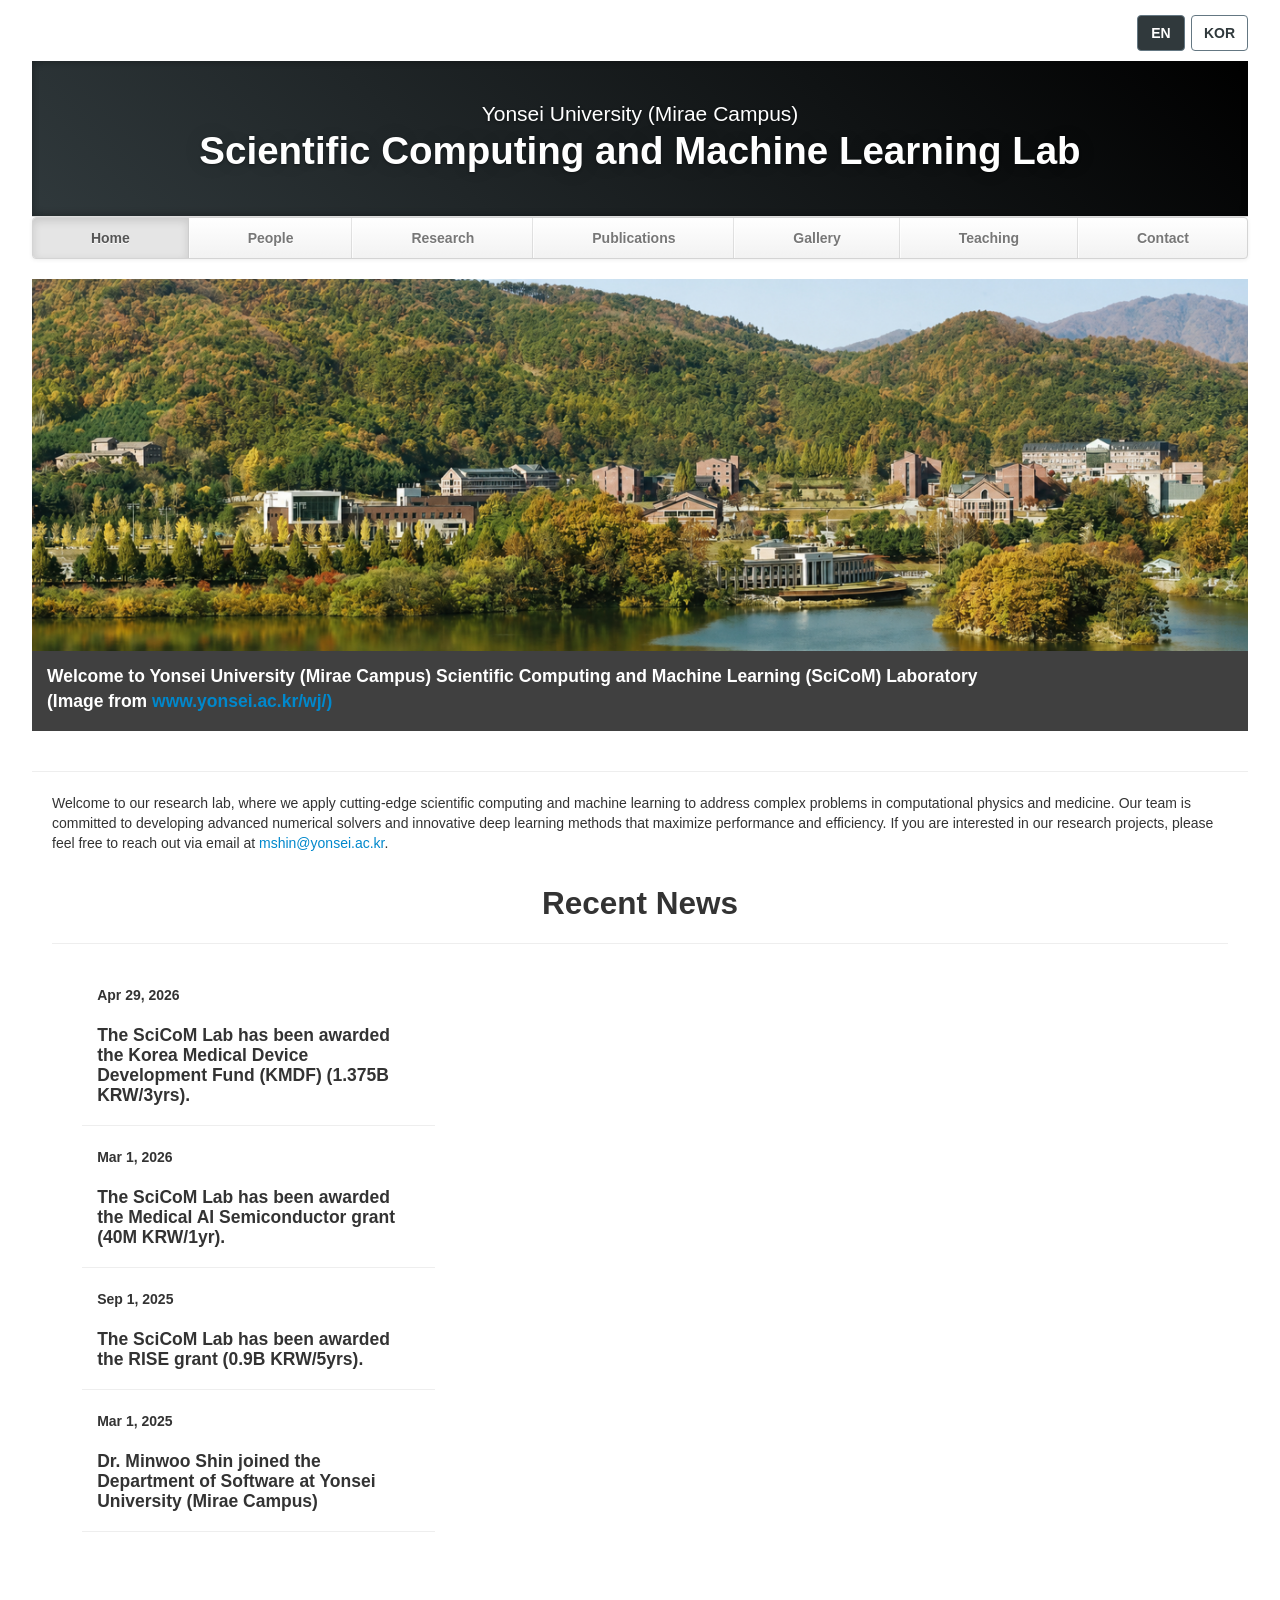
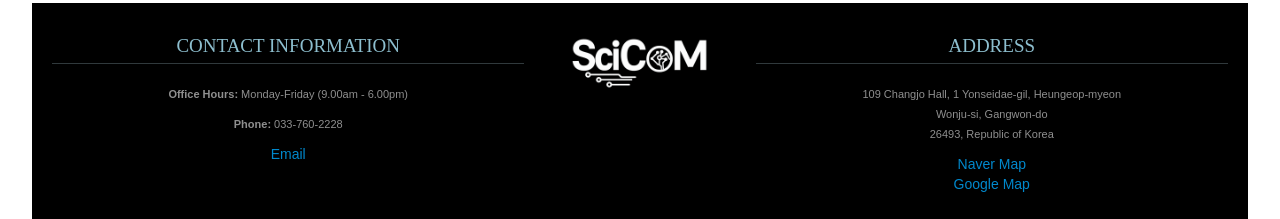
<file: index.html>
<!DOCTYPE html>
<html lang="en">
   <head>
      <meta charset="utf-8">
      <title>Scientific Computing and Machine Learning Lab - Home</title>
      <meta name="viewport" content="width=device-width, initial-scale=1.0">
      <meta name="description" content="Research Lab, Home, Velit Aliquet Sagittis University">
      <meta name="author" content="">
      <!-- Le styles -->
      <link href="css/bootstrap.min.css" rel="stylesheet">
      <link href="css/bootstrap-responsive.min.css" rel="stylesheet">
      <link href="css/theme.css" rel="stylesheet">
   </head>
   <body>
      <div class="container">
         <div class="language-switcher" role="group" aria-label="Language selection">
            <button type="button" data-language="en" lang="en" aria-label="English" aria-pressed="true">EN</button>
            <button type="button" data-language="ko" lang="ko" aria-label="한국어" aria-pressed="false">KOR</button>
         </div>
         <header class="jumbotron subhead" id="overview">
            <p class="lead"> Yonsei University (Mirae Campus)</p>
            <h1>Scientific Computing and Machine Learning Lab</h1>
         </header>
         <div class="masthead">
            <div class="navbar">
               <div class="navbar-inner">
                  <div class="container">
                     <ul class="nav">
                        <li class="active"><a href="#">Home</a></li>
                        <li><a href="people.html">People</a></li>
                        <li><a href="research.html">Research</a></li>
                        <li><a href="publications.html">Publications</a></li>
                        <li><a href="gallery.html">Gallery</a></li>
                        <!--<li><a href="news.html">News</a></li>-->
                        <li><a href="teaching.html">Teaching</a></li>
                        <li><a href="contact.html">Contact</a></li>
                     </ul>
                  </div>
               </div>
            </div>
         </div>
         <div class="row-fluid">
            <div class="span12">
               <div id="main-carousel" class="carousel slide">
                  <div class="carousel-inner">
                     <div class="item active">
                        <img src="images/campus_laker_sr.jpg" class="carousel-image" alt="">
                        <div class="carousel-caption">
                           <!--<h4>Welcome to Yonsei Univ. (Mirae Campus) Scientific Computing and Machine Learning Lab. (Image from <a href="https://www.yonsei.ac.kr/wj/">www.yonsei.ac.kr/wj/)</a></h4>-->
                           <h4>Welcome to Yonsei University (Mirae Campus) Scientific Computing and Machine Learning (SciCoM) Laboratory</h4>
                           <h4>(Image from <a href="https://www.yonsei.ac.kr/wj/ " > www.yonsei.ac.kr/wj/)</a></h4>
                           <p></p>
                        </div>
                     </div>
                     <!--<div class="item">
                        <img src="images/campus_lake.jpg" class="carousel-image" alt="">
                        <div class="carousel-caption">
                           <h4>Welcome to Yonsei University (Mirae Campus) Scientific Computing Laboratory</h4>
                           <p></p>
                        </div>
                     </div>
                     <div class="item">
                        <img src="images/classroom.webp" class="carousel-image" alt="">
                        <div class="carousel-caption">
                           <h4>Main Building Photo</h4>
                           <p></p>
                        </div>
                     </div>-->
                  </div>
                  <!-- <a class="left carousel-control" href="#main-carousel" data-slide="prev">‹</a>
                  <a class="right carousel-control" href="#main-carousel" data-slide="next">›</a> -->
               </div>
            </div>
         </div>
         <hr>
         <div class="container-fluid">
            <div class="row-fluid marketing">
               <div class="span12">
                  <p>
                     Welcome to our research lab, where we apply cutting-edge scientific computing and machine learning to address
                     complex problems in computational physics and medicine. Our team is committed to developing advanced numerical solvers
                     and innovative deep learning methods that maximize performance and efficiency. If you are interested in our research projects, 
                     please feel free to reach out via email at <a href="mailto:mshin@yonsei.ac.kr">mshin@yonsei.ac.kr</a>.
                  </p>
                  <br/>
               </div>
               <div class="row-fluid">
                  <hr>
                  <h2 class="centered">Recent News</h2>
                  <hr>
               </div>
               <div class="span4 feature-item">
                  <h5> <span class="date"> Apr 29, 2026 </span> </h5>
                  <h4 class="feature-heading">
                     <!--<a href="https://unsplash.com/photos/CPmrdbbpnXg">-->
                     The SciCoM Lab has been awarded the Korea Medical Device Development Fund (KMDF) (1.375B KRW/3yrs).
                     </a>
                     <br/>
                  </h4>
                  <hr>                  
                  <h5> <span class="date"> Mar 1, 2026 </span> </h5>
                  <h4 class="feature-heading">
                     <!--<a href="https://unsplash.com/photos/CPmrdbbpnXg">-->
                     The SciCoM Lab has been awarded the Medical AI Semiconductor grant (40M KRW/1yr).
                     </a>
                     <br/>
                  </h4>
                  <hr>
                  <h5> <span class="date"> Sep 1, 2025 </span> </h5>
                  <h4 class="feature-heading">
                     <!--<a href="https://unsplash.com/photos/CPmrdbbpnXg">-->
                     The SciCoM Lab has been awarded the RISE grant (0.9B KRW/5yrs).
                     </a>
                     <br/>
                  </h4>
                  <hr>
                  <h5> <span class="date"> Mar 1, 2025 </span> </h5>
                  <h4 class="feature-heading">
                     <!--<a href="https://unsplash.com/photos/CPmrdbbpnXg">-->
                     Dr. Minwoo Shin joined the Department of Software at Yonsei University (Mirae Campus)
                     </a>
                     <br/>
                  </h4>
                  <hr>
                  <!--
                  <div class="centered">
                     <a href="https://unsplash.com/photos/CPmrdbbpnXg">
                     <img src="thumbs/jerry-zhang-1281608-unsplash.jpg" alt=""></a>
                  </div>
                  <hr>
                  <p>
                     Lorem ipsum dolor sit amet, consectetur adipiscing elit, sed do eiusmod tempor incididunt ut labore et 
                     dolore magna aliqua. 
                     Find the proceedings <a href="https://unsplash.com/photos/CPmrdbbpnXg">here</a>.
                  </p>
                  <br/>
                  <br/>
                  -->
               </div>
               <!--
               <div class="span4 feature-item">
                  <h5> <span class="date">April 20, 2019</span> </h5>
                  <h4 class="feature-heading">
                     <a href="https://unsplash.com/photos/rTZW4f02zY8">
                     Tincidunt tortor aliquam nulla facilisi. Nunc scelerisque viverra mauris in
                     </a>
                  </h4>
                  <hr>
                  <div class="centered">
                     <a href="https://unsplash.com/photos/rTZW4f02zY8">
                     <img src="thumbs/nasa-89125-unsplash.jpg" alt="">
                     </a>
                  </div>
                  <hr>
                  <p>
                     Read the paper 
                     <a href="https://unsplash.com/photos/rTZW4f02zY8">here</a>.
                     Consequat semper viverra nam libero justo laoreet. Commodo odio aenean sed adipiscing diam donec. 
                  </p>
                  <br/>
               </div>
               <div class="row-fluid">
                  <div class="span4 feature-item">
                     <h5> <span class="date">October 2, 2018</span> </h5>
                     <h4 class="feature-heading">
                        <a href="http://mechanical.illinois.edu/news/miljkovic-pleased-join-%E2%80%98powerhouse%E2%80%99-illinois">
                        Pretium lectus quam id leo in vitae turpis massa
                        <br/>
                        <br/>
                        </a>
                     </h4>
                     <hr>
                     <div class="centered">
                        <a href="https://unsplash.com/photos/WNk-f-TnZDw">
                        <img src="thumbs/rodolfo-cuadros-762364-unsplash.jpg" alt=""></a>
                     </div>
                     <hr>
                     <p> 
                        Tristique senectus et netus et malesuada. Sed viverra tellus in hac habitasse platea dictumst vestibulum rhoncus. 
                        Read it <a href="https://unsplash.com/photos/WNk-f-TnZDw">here</a>.
                     </p>
                     <br/>					
                  </div>
               </div>
               <hr>
            </div>
            <div class="row-fluid">
               <div class="span4 feature-item">
                  <h4 class="feature-heading"><a href="https://unsplash.com/photos/QvbLjB9pHLM">Lorem ipsum dolor sit amet, consectetur adipiscing elit. Ut sit amet ultrices velit habitasse platea</a></h4>
                  <hr>
                  <div class="centered">
                     <a href="https://unsplash.com/photos/QvbLjB9pHLM"><img src="thumbs/ivanov-crop.JPG" alt=""></a>
                  </div>
                  <hr>
                  <p>Aecenas consectetur vestibulum orci ut vulputate. Aenean cursus finibus pulvinar <a href="https://unsplash.com/photos/QvbLjB9pHLM">here</a>. </p>
                  <br/>
               </div>
               <div class="span4 feature-item">
                  <h4 class="feature-heading"><a href="https://unsplash.com/photos/lQGJCMY5qcM">Maecenas placerat ullamcorper eros a vehicula. Duis mollis tortor ut elit elementum</a></h4>
                  <hr>
                  <div class="centered">
                     <a href="https://unsplash.com/photos/lQGJCMY5qcM"><img src="thumbs/beaker-crop.JPG" alt=""></a>
                  </div>
                  <hr>
                  <p>Read the paper <a href="https://unsplash.com/photos/lQGJCMY5qcM">here</a> </p>
               </div>
               <div class="span4 feature-item">
                  <h4 class="feature-heading"><a href="https://unsplash.com/photos/QCbZ4ASLhM8">Fusce tempor placerat felis, et placerat sapien lacinia sit amet<br/><br/><br/></a></h4>
                  <hr>
                  <div class="centered">
                     <a href="https://unsplash.com/photos/QCbZ4ASLhM8"><img src="thumbs/sato-chart.JPG" alt=""></a>
                  </div>
                  <hr>
                  <p> Aenean posuere, nulla ut placerat fringilla, dolor dolor pellentesque metus. Read the paper <a href="https://unsplash.com/photos/QCbZ4ASLhM8">here</a>.</p>
                  <br/>
                  <br/>
                  <br/>
               </div>
            </div>
            -->
         </div>
      </div>
      <footer id="footer">
         <div class="container-fluid">
            <div class="row-fluid">
               <div class="span5">
                  <h3>Contact Information</h3>
                  <p><b>Office Hours: </b>Monday-Friday (9.00am - 6.00pm)</p>
                  <p><b>Phone: </b>033-760-2228</p>
                  <a href="mailto:mshin@yonsei.ac.kr">Email</a>
               </div>
               <div class="span2">
                  <img src = "thumbs/scicom_logo3.png" width="200" height="auto" alt="research-lab-logo"/></a>
               </div>
               <div class="span5">
                  <h3>Address</h3>
                  <p>109 Changjo Hall, 1 Yonseidae-gil, Heungeop-myeon<br>
                     Wonju-si, Gangwon-do<br>
                     26493, Republic of Korea
                  </p>
                  <a href="https://map.naver.com/p/search/%EB%AF%B8%EB%9E%98%EC%BA%A0%ED%8D%BC%EC%8A%A4%20%EC%B0%BD%EC%A1%B0%EA%B4%80?c=15.00,0,0,0,dh" target="_blank" rel="noopener noreferrer">Naver Map</a><br>
                  <a href="https://www.google.com/maps/search/%EB%AF%B8%EB%9E%98%EC%BA%A0%ED%8D%BC%EC%8A%A4+%EC%B0%BD%EC%A1%B0%EA%B4%80/data=!3m1!1e3?entry=ttu&g_ep=EgoyMDI0MTAxNi4wIKXMDSoASAFQAw%3D%3D" target="_blank" rel="noopener noreferrer">Google Map</a>                  
               </div>
            </div>
         </div>
      </footer>

      <!-- Javascript files -->
      <script src="js/jquery-1.9.1.min.js"></script>
      <script src="js/bootstrap.min.js"></script>
      <script> $('#main-carousel').carousel(); </script>
      <script src="js/translations.js"></script>
      <script src="js/language.js"></script>
   </body>
</html>
</file>
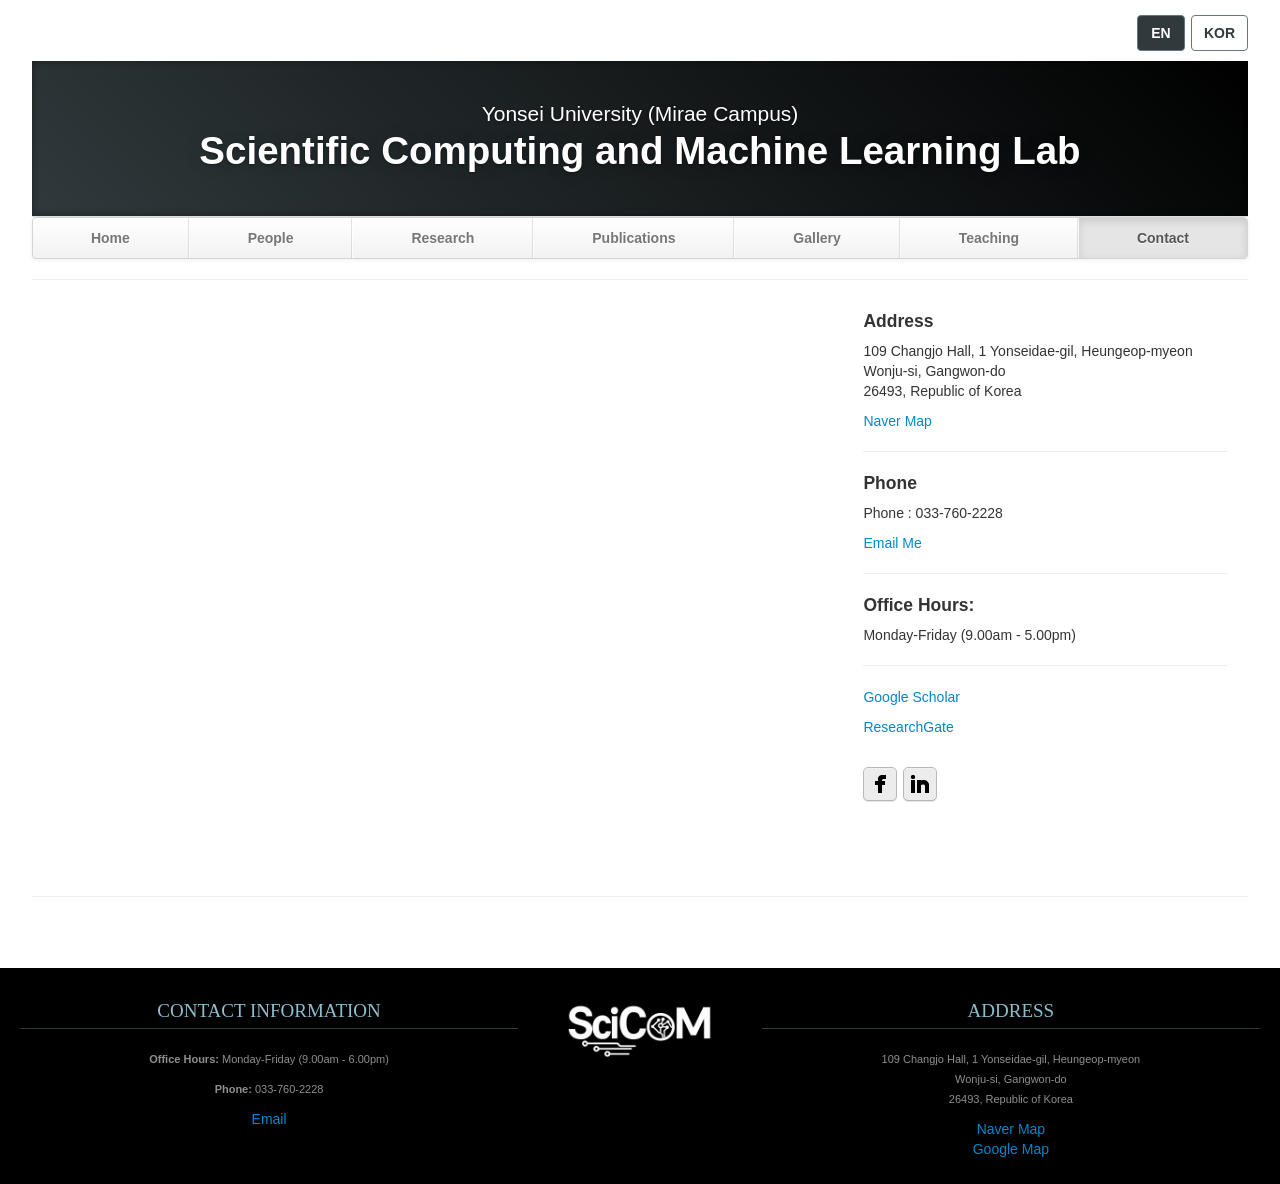
<file: contact.html>
<!DOCTYPE html>
<html lang="en">
   <head>
      <meta charset="utf-8">
      <title>Contact</title>
      <meta name="viewport" content="width=device-width, initial-scale=1.0">
      <meta name="description" content="Research Lab, Home, Velit Aliquet Sagittis University">
      <meta name="author" content="">
      <!-- Le styles -->
      <link href="css/bootstrap.min.css" rel="stylesheet">
      <link href="css/bootstrap-responsive.min.css" rel="stylesheet">
      <link href="css/theme.css" rel="stylesheet">
      <link href="css/social-buttons.css" rel="stylesheet">
   </head>
   <body>
      <div class="container">
         <div class="language-switcher" role="group" aria-label="Language selection">
            <button type="button" data-language="en" lang="en" aria-label="English" aria-pressed="true">EN</button>
            <button type="button" data-language="ko" lang="ko" aria-label="한국어" aria-pressed="false">KOR</button>
         </div>
         <header class="jumbotron subhead" id="overview">
            <p class="lead"> Yonsei University (Mirae Campus)</p>
            <h1>Scientific Computing and Machine Learning Lab</h1>
         </header>
         <div class="masthead">
            <div class="navbar">
               <div class="navbar-inner">
                  <div class="container">
                     <ul class="nav">
                        <li><a href="index.html">Home</a></li>
                        <li><a href="people.html">People</a></li>
                        <li><a href="research.html">Research</a></li>
                        <li><a href="publications.html">Publications</a></li>
                        <li><a href="gallery.html">Gallery</a></li>
                        <!--<li><a href="news.html">News</a></li>-->
                        <li><a href="teaching.html">Teaching</a></li>
                        <li class="active" ><a href="#">Contact</a></li>
                     </ul>
                  </div>
               </div>
            </div>
         </div>
         <hr>
         <div class="row-fluid">
            <div class="span12 content">
               <div class="row-fluid">
                  <div class="span8">
                     <iframe class="map-frame" src="https://www.google.com/maps/embed?pb=!1m16!1m12!1m3!1d1691.7791374815777!2d127.9004618522582!3d37.28167977282962!2m3!1f0!2f0!3f0!3m2!1i1024!2i768!4f13.1!2m1!1z66-4656Y7Lqg7Y287IqkIOywveyhsOq0gA!5e0!3m2!1sen!2skr!4v1729581971414!5m2!1sen!2skr" width="600" height="450" style="border:0;" allowfullscreen="" loading="lazy" referrerpolicy="no-referrer-when-downgrade"></iframe>
                  </div>
                  <div class="span4">
                     <div class="box_cont">
                        <h4>Address</h4>
                         <p>109 Changjo Hall, 1 Yonseidae-gil, Heungeop-myeon<br>
                            Wonju-si, Gangwon-do<br>
                            26493, Republic of Korea
                        </p>
                        <a href="https://map.naver.com/p/search/%EB%AF%B8%EB%9E%98%EC%BA%A0%ED%8D%BC%EC%8A%A4%20%EC%B0%BD%EC%A1%B0%EA%B4%80?c=15.00,0,0,0,dh">Naver Map</a>
                        <hr>
                        <h4>Phone</h4>
                        <p>Phone : 033-760-2228<br>
                        </p>
                        <a href="mailto:your.email@uni.edu">Email Me</a>
                        <hr>
                        <h4>Office Hours:</h4>
                        <p>Monday-Friday (9.00am - 5.00pm)</p>
                        <hr>
                        <p><a href="https://scholar.google.com/citations?hl=en&user=H_87Q94AAAAJ">Google Scholar</a></p>
                        <p><a href="https://www.researchgate.net/profile/Minwoo_Shin2/research">ResearchGate</a></p>
                        <br/>
                        <p>
                           <a href="https://www.facebook.com" class="sb facebook">Facebook</a>
                           <a href="http://www.linkedin.com" class="sb linkedin">LinkedIn</a>
                        </p>
                     </div>
                  </div>
               </div>
            </div>
         </div>
         <hr>
      </div>
      <footer id="footer">
         <div class="container-fluid">
            <div class="row-fluid">
               <div class="span5">
                  <h3>Contact Information</h3>
                  <p><b>Office Hours: </b>Monday-Friday (9.00am - 6.00pm)</p>
                  <p><b>Phone: </b>033-760-2228</p>
                  <!--<p><b>Cell: </b>999-999-9999</p>-->
                  <a href="mailto:mshin@yonsei.ac.kr">Email</a>
               </div>
               <div class="span2">
                  <img src = "thumbs/scicom_logo3.png" width="200" height="auto" alt="research-lab-logo"/></a>
               </div>
               <div class="span5">
                  <h3>Address</h3>
                  <p>109 Changjo Hall, 1 Yonseidae-gil, Heungeop-myeon<br>
                     Wonju-si, Gangwon-do<br>
                     26493, Republic of Korea
                  </p>
                  <a href="https://map.naver.com/p/search/%EB%AF%B8%EB%9E%98%EC%BA%A0%ED%8D%BC%EC%8A%A4%20%EC%B0%BD%EC%A1%B0%EA%B4%80?c=15.00,0,0,0,dh" target="_blank" rel="noopener noreferrer">Naver Map</a><br>
                  <a href="https://www.google.com/maps/search/%EB%AF%B8%EB%9E%98%EC%BA%A0%ED%8D%BC%EC%8A%A4+%EC%B0%BD%EC%A1%B0%EA%B4%80/data=!3m1!1e3?entry=ttu&g_ep=EgoyMDI0MTAxNi4wIKXMDSoASAFQAw%3D%3D" target="_blank" rel="noopener noreferrer">Google Map</a>                  
               </div>
            </div>
         </div>
      </footer>
      
      <!-- Le javascript
         ================================================== -->
      <!-- Placed at the end of the document so the pages load faster -->
      <script src="js/jquery-1.9.1.min.js"></script>
      <script src="js/bootstrap.min.js"></script>
      <script src="js/translations.js"></script>
      <script src="js/language.js"></script>
   </body>
</html>
</file>
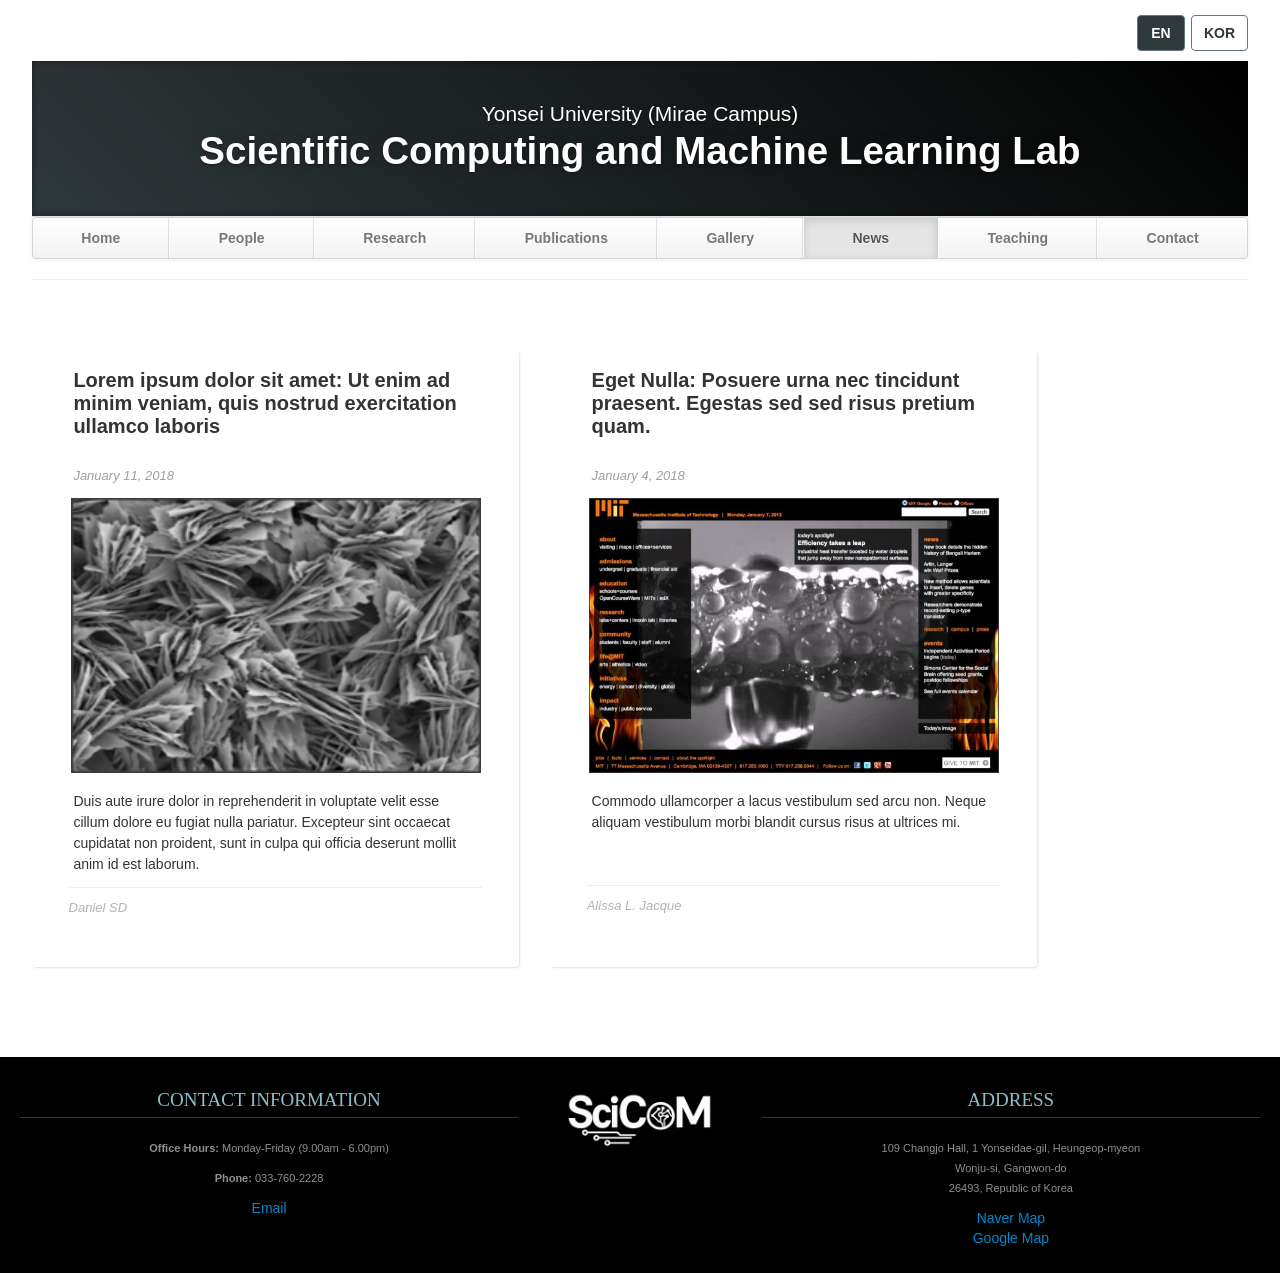
<file: news.html>
<!DOCTYPE html>
<html lang="en">
   <head>
      <meta charset="utf-8">
      <title>News</title>
      <meta name="viewport" content="width=device-width, initial-scale=1.0">
      <meta name="description" content="Research Lab, Home, Velit Aliquet Sagittis University">
      <meta name="author" content="">
      <!-- Le styles -->
      <link href="css/bootstrap.min.css" rel="stylesheet">
      <link href="css/bootstrap-responsive.min.css" rel="stylesheet">
      <link href="css/theme.css" rel="stylesheet">
   </head>
   <body>
      <div class="container">
         <div class="language-switcher" role="group" aria-label="Language selection">
            <button type="button" data-language="en" lang="en" aria-label="English" aria-pressed="true">EN</button>
            <button type="button" data-language="ko" lang="ko" aria-label="한국어" aria-pressed="false">KOR</button>
         </div>
         <header class="jumbotron subhead" id="overview">
            <p class="lead"> Yonsei University (Mirae Campus)</p>
            <h1>Scientific Computing and Machine Learning Lab</h1>
         </header>
         <div class="masthead">
            <div class="navbar">
               <div class="navbar-inner">
                  <div class="container">
                     <ul class="nav">
                        <li><a href="index.html">Home</a></li>
                        <li><a href="people.html">People</a></li>
                        <li><a href="research.html">Research</a></li>
                        <li><a href="publications.html">Publications</a></li>
                        <li><a href="gallery.html">Gallery</a></li>
                        <li class="active"><a href="#">News</a></li>
                        <li><a href="teaching.html">Teaching</a></li>
                        <li><a href="contact.html">Contact</a></li>
                     </ul>
                  </div>
               </div>
            </div>
         </div>
         <hr>
         <div id="media">
            <div class="row-fluid post_row">
               <div class="span6 post">
                  <div class="text">
                     <h5><a href="https://mitei.mit.edu">Lorem ipsum dolor sit amet: Ut enim ad minim veniam, quis nostrud exercitation ullamco laboris</a></h5>
                     <br/>
                     <span class="date">January 11, 2018</span>
                  </div>
                  <div class="img">
                     <a href="https://mitei.mit.edu">
                     <img src="images/envmonitor2.png" alt="Lorem ipsum dolor sit amet: Ut enim ad minim veniam, quis nostrud exercitation ullamco laboris">
                     </a>
                  </div>
                  <div class="text">
                     <p> Duis aute irure dolor in reprehenderit in voluptate velit esse cillum dolore eu fugiat nulla pariatur. Excepteur sint occaecat cupidatat non proident, sunt in culpa qui officia deserunt mollit anim id est laborum. </p>
                  </div>
                  <div class="author_box">
                     <h6>Daniel SD</h6>
                  </div>
               </div>
               <div class="span6 post">
                  <div class="text">
                     <h5><a href="http://web.mit.edu">Eget Nulla: Posuere urna nec tincidunt praesent. Egestas sed sed risus pretium quam.</a></h5>
                     <br/>
                     <span class="date">January 4, 2018</span>                        
                  </div>
                  <div class="img">
                     <a href="http://web.mit.edu">
                     <img src="images/mit-spotlight1.png" alt="Eget Nulla: Posuere urna nec tincidunt praesent. Egestas sed sed risus pretium quam.">
                     </a>
                  </div>
                  <div class="text">
                     <p>Commodo ullamcorper a lacus vestibulum sed arcu non. Neque aliquam vestibulum morbi blandit cursus risus at ultrices mi. </p>
                     <br/>
                     <br/>
                  </div>
                  <div class="author_box">
                     <h6>Alissa L. Jacque</h6>
                  </div>
               </div>
            </div>
         </div>
      </div>
      <footer id="footer">
         <div class="container-fluid">
            <div class="row-fluid">
               <div class="span5">
                  <h3>Contact Information</h3>
                  <p><b>Office Hours: </b>Monday-Friday (9.00am - 6.00pm)</p>
                  <p><b>Phone: </b>033-760-2228</p>
                  <a href="mailto:mshin@yonsei.ac.kr">Email</a>
               </div>
               <div class="span2">
                  <img src = "thumbs/scicom_logo3.png" width="200" height="auto" alt="research-lab-logo"/></a>
               </div>
               <div class="span5">
                  <h3>Address</h3>
                  <p>109 Changjo Hall, 1 Yonseidae-gil, Heungeop-myeon<br>
                     Wonju-si, Gangwon-do<br>
                     26493, Republic of Korea
                  </p>
                  <a href="https://map.naver.com/p/search/%EB%AF%B8%EB%9E%98%EC%BA%A0%ED%8D%BC%EC%8A%A4%20%EC%B0%BD%EC%A1%B0%EA%B4%80?c=15.00,0,0,0,dh" target="_blank" rel="noopener noreferrer">Naver Map</a><br>
                  <a href="https://www.google.com/maps/search/%EB%AF%B8%EB%9E%98%EC%BA%A0%ED%8D%BC%EC%8A%A4+%EC%B0%BD%EC%A1%B0%EA%B4%80/data=!3m1!1e3?entry=ttu&g_ep=EgoyMDI0MTAxNi4wIKXMDSoASAFQAw%3D%3D" target="_blank" rel="noopener noreferrer">Google Map</a>                  
               </div>
            </div>
         </div>
      </footer>

      <!-- Le javascript
         ================================================== -->
      <!-- Placed at the end of the document so the pages load faster -->
      <script src="js/jquery-1.9.1.min.js"></script>
      <script src="js/bootstrap.min.js"></script>
      <script>
         $(document).ready(function() {
             $(document.body).scrollspy({
                 target: "#navparent"
             });
         });
      </script>
      <script src="js/translations.js"></script>
      <script src="js/language.js"></script>
   </body>
</html>
</file>
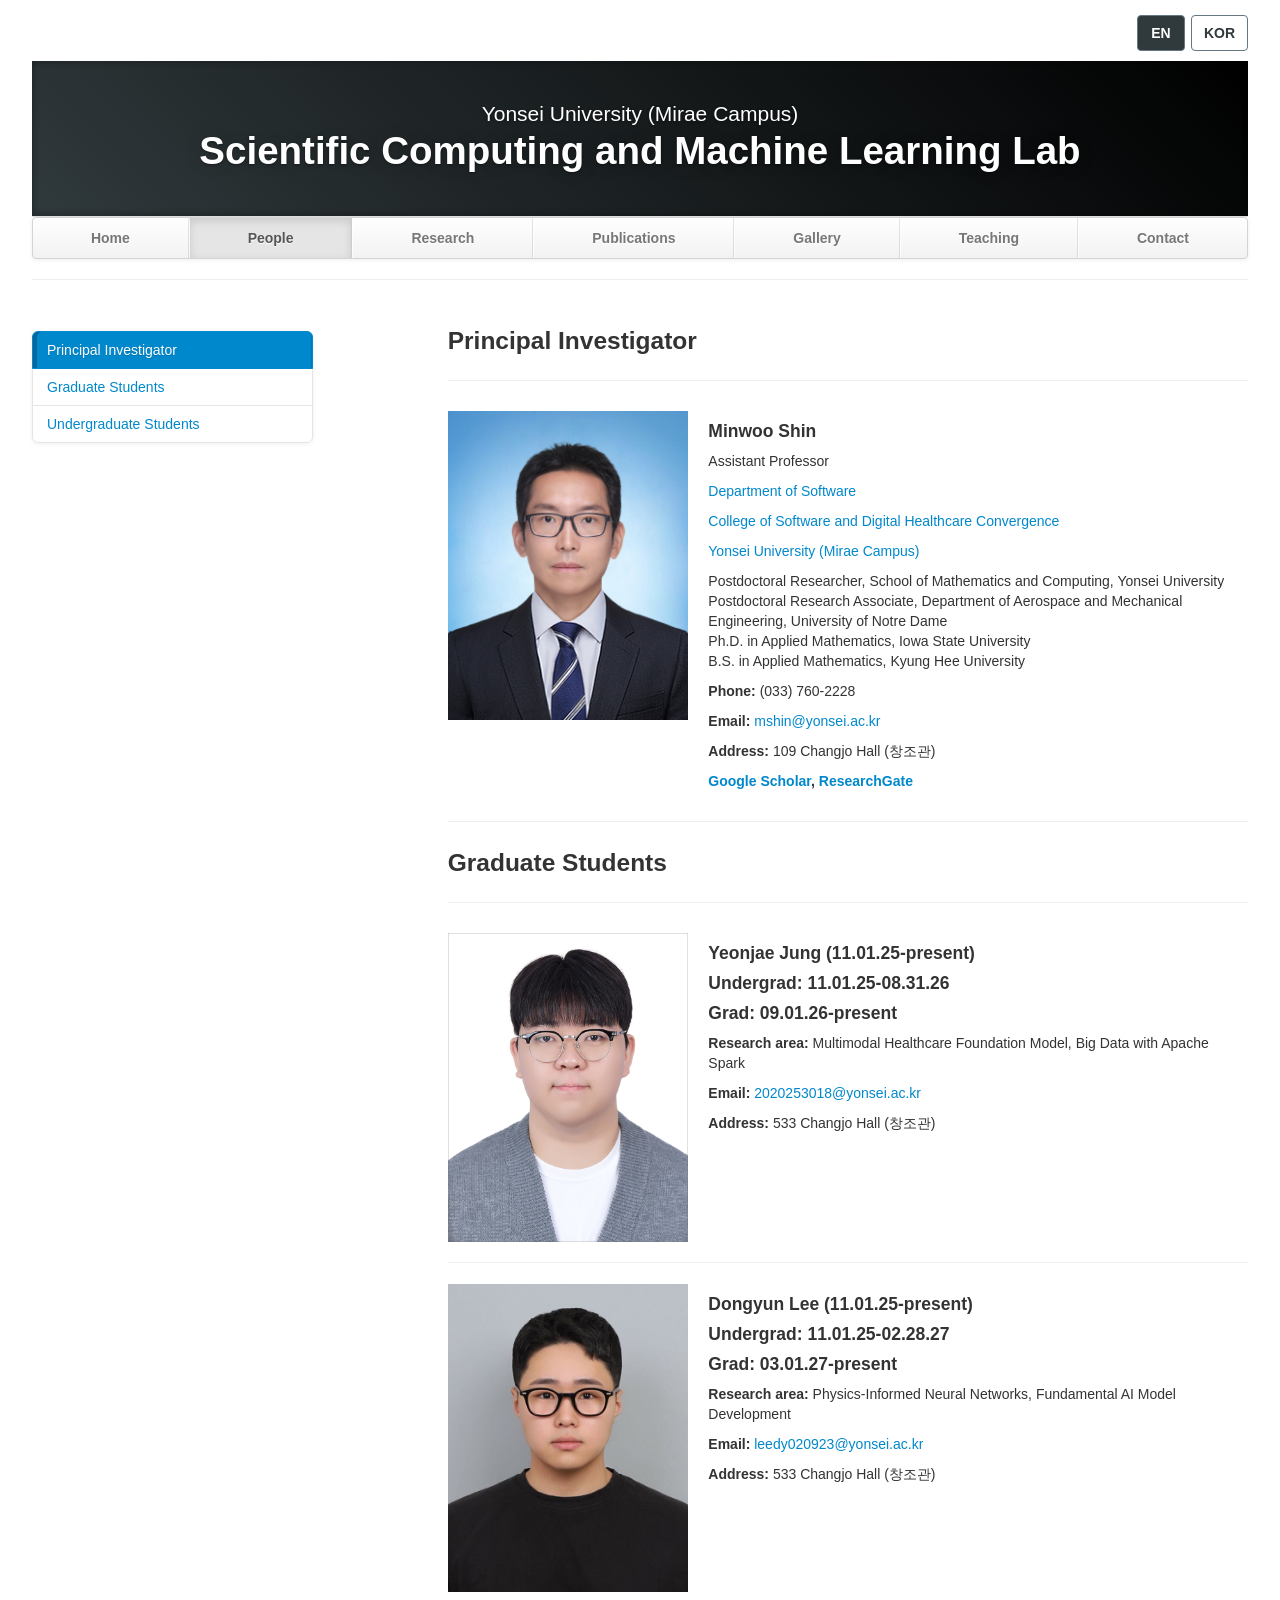
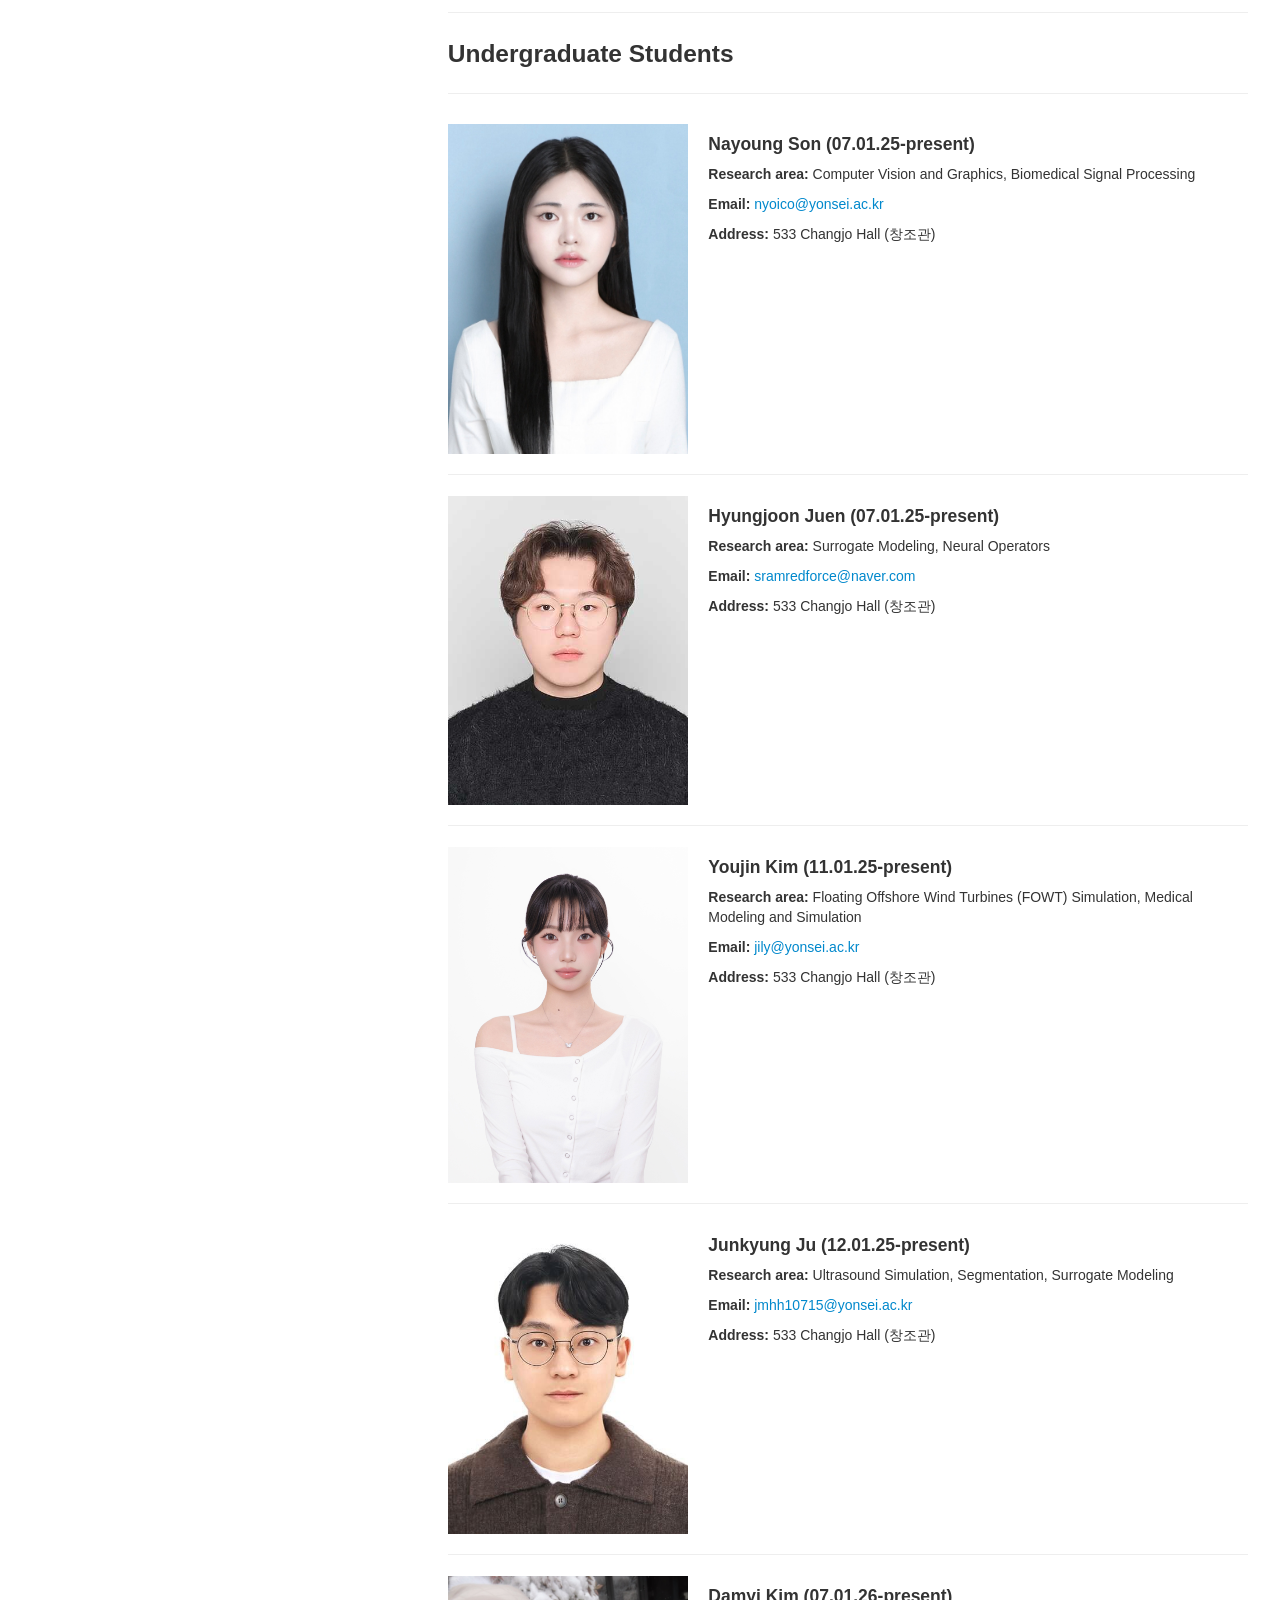
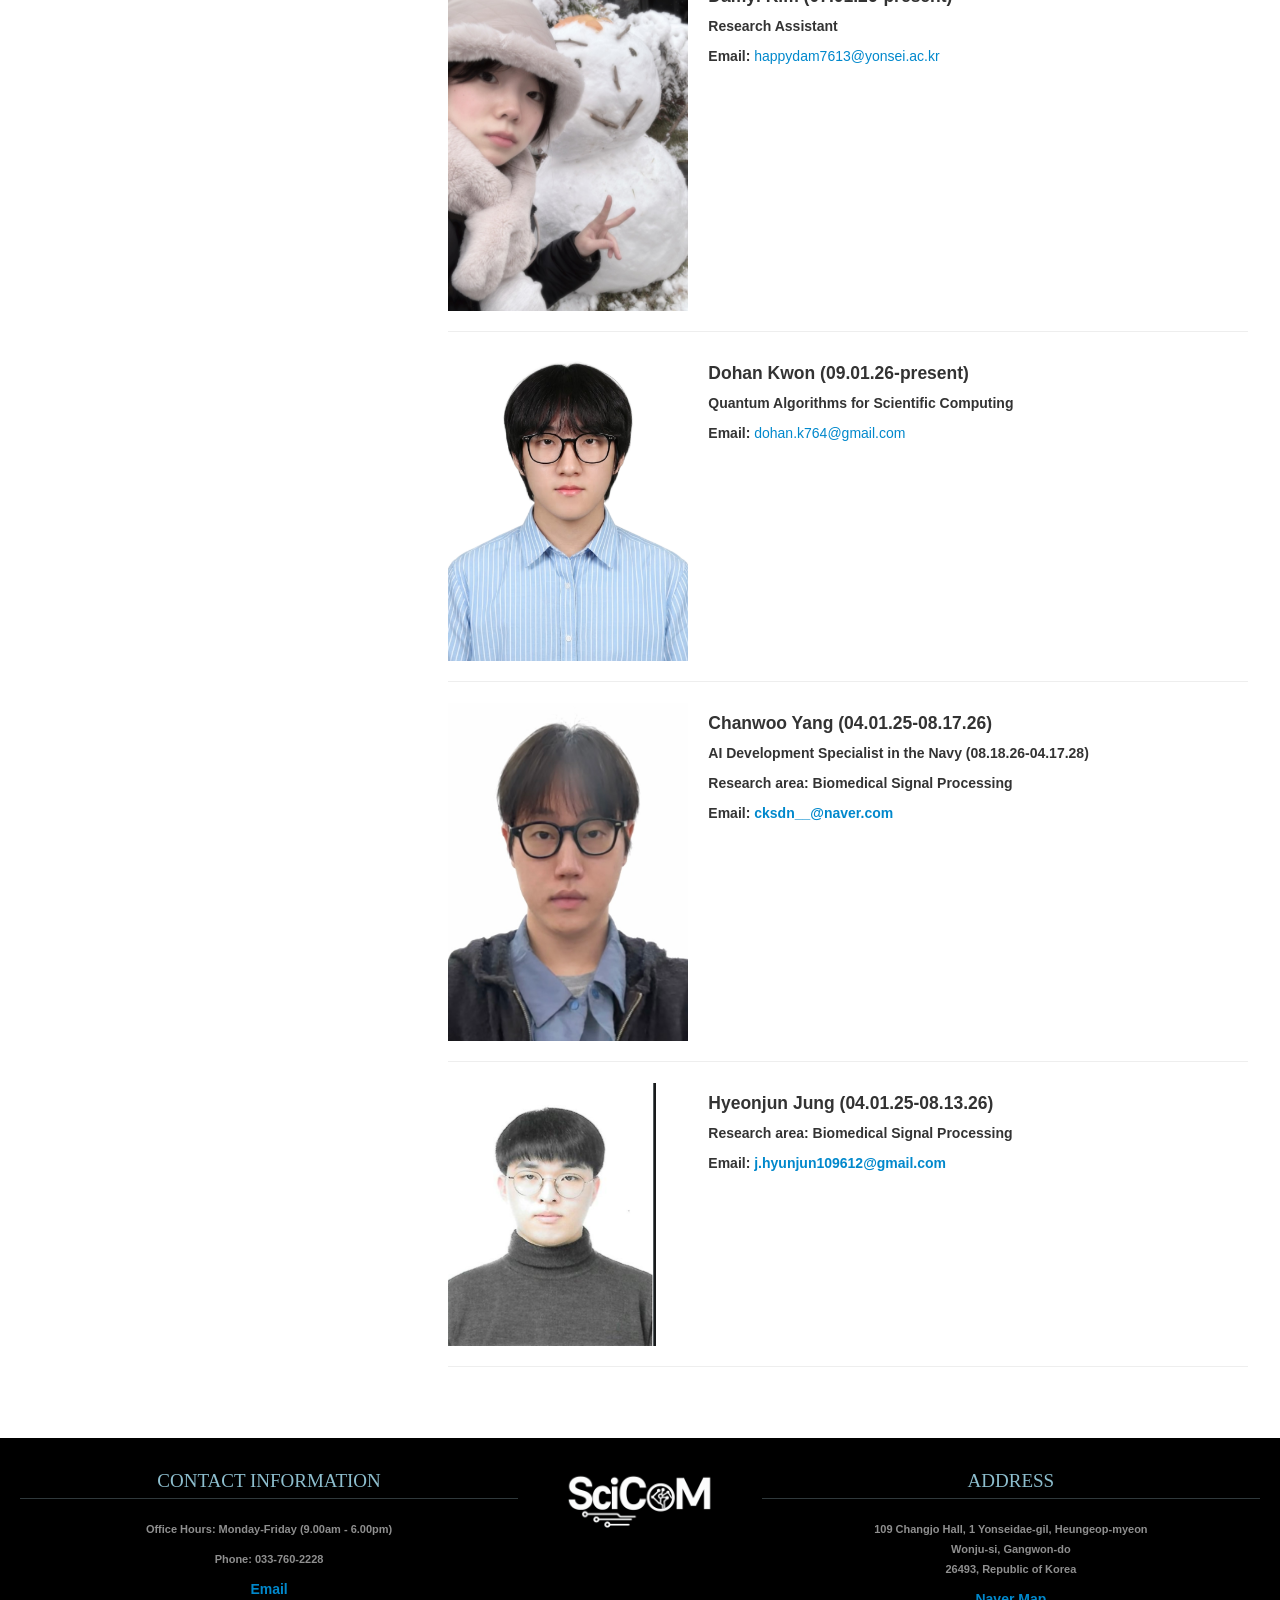
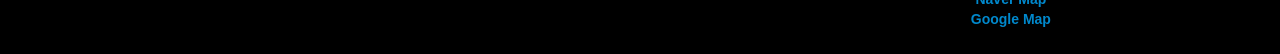
<file: people.html>
<!DOCTYPE html>
<html lang="en">
   <head>
      <meta charset="utf-8">
      <title>People</title>
      <meta name="viewport" content="width=device-width, initial-scale=1.0">
      <meta name="description" content="Research Lab, Home, Velit Aliquet Sagittis University">
      <meta name="author" content="">
      <!-- Le styles -->
      <link href="css/bootstrap.min.css" rel="stylesheet">
      <link href="css/bootstrap-responsive.min.css" rel="stylesheet">
      <link href="css/theme.css" rel="stylesheet">
   </head>
   <body>
      <div class="container">
         <div class="language-switcher" role="group" aria-label="Language selection">
            <button type="button" data-language="en" lang="en" aria-label="English" aria-pressed="true">EN</button>
            <button type="button" data-language="ko" lang="ko" aria-label="한국어" aria-pressed="false">KOR</button>
         </div>
         <header class="jumbotron subhead" id="overview">
            <p class="lead"> Yonsei University (Mirae Campus)</p>
            <h1>Scientific Computing and Machine Learning Lab</h1>
         </header>
         <div class="masthead">
            <div class="navbar">
               <div class="navbar-inner">
                  <div class="container">
                     <ul class="nav">
                        <li><a href="index.html">Home</a></li>
                        <li class="active"><a href="#">People</a></li>
                        <li><a href="research.html">Research</a></li>
                        <li><a href="publications.html">Publications</a></li>
                        <li><a href="gallery.html">Gallery</a></li>
                        <!--<li><a href="news.html">News</a></li>-->
                        <li><a href="teaching.html">Teaching</a></li>
                        <li><a href="contact.html">Contact</a></li>
                     </ul>
                  </div>
               </div>
            </div>
         </div>
         <hr>
         <div class="row-fluid">
            <div class="span3 bs-docs-sidebar" id="navparent">
               <ul class="nav nav-list bs-docs-sidenav">
                  <li><a href="#principalinvestigator"> Principal Investigator </a></li>
                  <li><a href="#graduate">Graduate Students</a></li>
                  <li><a href="#undergraduate">Undergraduate Students</a></li>
               </ul>
            </div>
            <div class="span8 offset1">
               <section id="principalinvestigator">
                  <div class="page-header">
                     <h3>Principal Investigator</h3>
                  </div>
                  <div class="row-fluid">
                     <div class="span4">
                        <!--<a href="https://unsplash.com/photos/aCZ2hiC-iDk" class="thumbnail">-->
                        <img src="thumbs/prof.jpg" alt="Minwoo Shin"/>
                        </a>
                     </div>
                     <div class="span8">
                        <h4>Minwoo Shin</h4>
                        <p>Assistant Professor</p>
                        <p><a href="https://sw.yonsei.ac.kr/">Department of Software</a>
                        <p><a href="https://swdh.yonsei.ac.kr/swdh/index.do">College of Software and Digital Healthcare Convergence</a>
                        <p><a href="https://www.yonsei.ac.kr/wj/">Yonsei University (Mirae Campus)</a>
                        <p>
                        Postdoctoral Researcher, School of Mathematics and Computing, Yonsei University<br/>
                        Postdoctoral Research Associate, Department of Aerospace and Mechanical Engineering, University of Notre Dame<br/>
                        Ph.D. in Applied Mathematics, Iowa State University<br/>
                        B.S. in Applied Mathematics, Kyung Hee University
                        </p>
                        <p><b>Phone: </b>(033) 760-2228 </p>
                        <p><b>Email: </b><a href="mailto:mshin@yonsei.ac.kr">mshin@yonsei.ac.kr</a></p>
                        <p><b>Address: </b>109 Changjo Hall (창조관)</p>
                        <p><b><a href="https://scholar.google.com/citations?hl=en&user=H_87Q94AAAAJ">Google Scholar</a>, 
                           <a href="https://www.researchgate.net/profile/Minwoo_Shin2/research">ResearchGate</a></b></p>
                     </div>
                  </div>
               </section>
               <hr>
               <section id="graduate">
                  <div class="page-header">
                     <h3>Graduate Students</h3>
                  </div>
                   <div class="row-fluid">
                     <div class="span4">
                        <!--<a href="https://unsplash.com/photos/unr5ZqXXvqU" class="thumbnail">-->
                        <img src="thumbs/undergrad5.jpg" alt="Undergrad"/>                         
                        </a>
                     </div>                     
                     <div class="span8">
                        <h4>Yeonjae Jung (11.01.25-present)</h4>
                        <h4>Undergrad: 11.01.25-08.31.26</h4>
                        <h4>Grad:      09.01.26-present</h4>
                        <p><b>Research area: </b>Multimodal Healthcare Foundation Model, Big Data with Apache Spark
                        <p><b>Email: </b><a href="mailto:2020253018@yonsei.ac.kr">2020253018@yonsei.ac.kr</a></p>
                        <p><b>Address: </b>533 Changjo Hall (창조관)</p>
                     </div>   
                  </div>
                  <hr>  
                   <div class="row-fluid">
                     <div class="span4">
                        <!--<a href="https://unsplash.com/photos/unr5ZqXXvqU" class="thumbnail">-->
                        <img src="thumbs/undergrad3.jpg" alt="Undergrad"/>                         
                        </a>
                     </div>                     
                     <div class="span8">
                        <h4>Dongyun Lee (11.01.25-present)</h4>
                        <h4>Undergrad: 11.01.25-02.28.27</h4>
                        <h4>Grad:      03.01.27-present</h4>
                        <p><b>Research area: </b>Physics-Informed Neural Networks, Fundamental AI Model Development
                        <p><b>Email: </b><a href="mailto:leedy020923@yonsei.ac.kr">leedy020923@yonsei.ac.kr</a></p>
                        <p><b>Address: </b>533 Changjo Hall (창조관)</p>
                     </div>   
                  </div>                  
<!--                   <div class="row-fluid">
                     <div class="span3">
                        <a href="https://unsplash.com/photos/LUdelQ2EO2g" class="thumbnail">
                        <img src="thumbs/ronny-sison.jpg" alt="Ronny Simon"/>
                        </a>
                     </div>
                     <div class="span8">
                        <h4><a href="https://unsplash.com/photos/LUdelQ2EO2g">Ronny Simon</a></h4>
                        <p>Ronny received his B.Tech in Electrical Engineering from the Lorem Ipsum Institute of Technology. 
                           His current research focuses on ullamcorper nibh ut orci eleifend varius elementum ut augue. 
                           Proin ornare, arcu et efficitur laoreet, purus ante dictum leo, vel pulvinar velit leo sed nunc. </p>
                        <p><b>Email: </b><a href="mailto:ronny.email@uni.edu">ronny.email@uni.edu</a></p>
                        <p><b>Address: </b>Changjo Hall #000 (창조관)</p>
                     </div>
                  </div>
                  <hr> -->
               </section>
               <hr>
               <section id="undergraduate">
                  <div class="page-header">
                     <h3>Undergraduate Students</h3>
                  </div>
                  <div class="row-fluid">
                     <div class="span4">
                        <!--<a href="https://unsplash.com/photos/unr5ZqXXvqU" class="thumbnail">-->
                        <img src="thumbs/undergrad1.jpg" alt="Undergrad"/>                         
                        </a>
                     </div>
                     <div class="span8">
                        <h4>Nayoung Son (07.01.25-present)</h4>
                        <p><b>Research area: </b>Computer Vision and Graphics, Biomedical Signal Processing
                        <p><b>Email: </b><a href="mailto:nyoico@yonsei.ac.kr">nyoico@yonsei.ac.kr</a></p>
                        <p><b>Address: </b>533 Changjo Hall (창조관)</p>  
                     </div>                  
                  </div>
                  <hr>
                   <div class="row-fluid">
                     <div class="span4">
                        <!--<a href="https://unsplash.com/photos/unr5ZqXXvqU" class="thumbnail">-->
                        <img src="thumbs/undergrad2_.jpg" alt="Undergrad"/>                         
                        </a>
                     </div>                     
                     <div class="span8">
                        <h4>Hyungjoon Juen (07.01.25-present)</h4>
                        <p><b>Research area: </b>Surrogate Modeling, Neural Operators
                        <p><b>Email: </b><a href="mailto:sramredforce@naver.com">sramredforce@naver.com</a></p>
                        <p><b>Address: </b>533 Changjo Hall (창조관)</p>
                     </div>   
                  </div>
                  <hr> 
                   <div class="row-fluid">
                     <div class="span4">
                        <!--<a href="https://unsplash.com/photos/unr5ZqXXvqU" class="thumbnail">-->
                        <img src="thumbs/undergrad4_.jpg" alt="Undergrad"/>                         
                        </a>
                     </div>                     
                     <div class="span8">
                        <h4>Youjin Kim (11.01.25-present)</h4>
                        <p><b>Research area: </b>Floating Offshore Wind Turbines (FOWT) Simulation, Medical Modeling and Simulation
                        <p><b>Email: </b><a href="mailto:jily@yonsei.ac.kr">jily@yonsei.ac.kr</a></p>
                        <p><b>Address: </b>533 Changjo Hall (창조관)</p>
                     </div>   
                  </div>
                  <hr>        
                   <div class="row-fluid">
                     <div class="span4">
                        <!--<a href="https://unsplash.com/photos/unr5ZqXXvqU" class="thumbnail">-->
                        <img src="thumbs/undergrad6.jpg" alt="Undergrad"/>                         
                        </a>
                     </div>                     
                     <div class="span8">
                        <h4>Junkyung Ju (12.01.25-present)</h4>
                        <p><b>Research area: </b>Ultrasound Simulation, Segmentation, Surrogate Modeling
                        <p><b>Email: </b><a href="mailto:jmhh10715@yonsei.ac.kr">jmhh10715@yonsei.ac.kr</a></p>
                        <p><b>Address: </b>533 Changjo Hall (창조관)</p>
                     </div>   
                  </div>
                  <hr>
                   <div class="row-fluid">
                     <div class="span4">
                        <!--<a href="https://unsplash.com/photos/unr5ZqXXvqU" class="thumbnail">-->
                        <img src="thumbs/undergrad9.jpg" alt="Undergrad"/>                         
                        </a>
                     </div>                     
                     <div class="span8">
                        <h4>Damyi Kim (07.01.26-present)</h4>
                        <p><b>Research Assistant </b>
                        <p><b>Email: </b><a href="mailto:happydam7613@yonsei.ac.kr">happydam7613@yonsei.ac.kr</a></p>
                     </div>   
                  </div>                
                  <hr>
                   <div class="row-fluid">
                     <div class="span4">
                        <!--<a href="https://unsplash.com/photos/unr5ZqXXvqU" class="thumbnail">-->
                        <img src="thumbs/undergrad10.png" alt="Undergrad"/>                         
                        </a>
                     </div>                     
                     <div class="span8">
                        <h4>Dohan Kwon (09.01.26-present)</h4>
                        <p><b>Quantum Algorithms for Scientific Computing</b>
                        <p><b>Email: </b><a href="mailto:dohan.k764@gmail.com">dohan.k764@gmail.com</a></p>
                     </div>   
                  </div>                
                  <hr>                  
                   <div class="row-fluid">
                     <div class="span4">
                        <!--<a href="https://unsplash.com/photos/unr5ZqXXvqU" class="thumbnail">-->
                        <img src="thumbs/undergrad8.png" alt="Undergrad"/>                         
                        </a>
                     </div>                     
                     <div class="span8">
                        <h4>Chanwoo Yang (04.01.25-08.17.26)</h4>
                        <p><b>AI Development Specialist in the Navy (08.18.26-04.17.28)</h4>
                        <p><b>Research area: </b>Biomedical Signal Processing
                        <p><b>Email: </b><a href="mailto:cksdn__@naver.com">cksdn__@naver.com</a></p>
                     </div>   
                  </div>
                  <hr>
                   <div class="row-fluid">
                     <div class="span4">
                        <!--<a href="https://unsplash.com/photos/unr5ZqXXvqU" class="thumbnail">-->
                        <img src="thumbs/undergrad7.png" alt="Undergrad"/>                         
                        </a>
                     </div>                     
                     <div class="span8">
                        <h4>Hyeonjun Jung (04.01.25-08.13.26)</h4>
                        <p><b>Research area: </b>Biomedical Signal Processing
                        <p><b>Email: </b><a href="mailto:j.hyunjun109612@gmail.com">j.hyunjun109612@gmail.com</a></p>
                     </div>   
                  </div>
                  <hr>                  
<!--                  <div class="row-fluid">
                     <div class="span3">
                        <a href="https://unsplash.com/photos/dju4--IW7Qw" class="thumbnail">
                        <img src="thumbs/graduate-3.jpg" alt="Tim Johnson"/>                         
                        </a>
                     </div>
                     <div class="span8">
                        <h4>Tim Johnson</h4>
                        <p>Tim is currently a second year undergraduate student in the Engineering Science Department at Yonsei University (Mirae Campus). 
                           He is currently studying sodales elit nec luctus urna augue vitae dolor. </p>
                        <p><b>Email: </b><a href="mailto:jane.email@uni.edu">tim.email@uni.edu</a></p>
                        <p><b>Address: </b>Changjo Hall #000 (창조관)</p>  
                     </div>
                  </div>
                  <hr>
                  <div class="row-fluid">
                     <div class="span3">
                        <a href="https://unsplash.com/photos/lEMHg4RFTW8" class="thumbnail">
                        <img src="thumbs/graduate-4.jpg" alt="Simona Alexander"/>                      
                        </a>
                     </div>
                     <div class="span8">
                        <h4>Simona Alexander</h4>
                        <p>Simona is currently a senior in the Lorem Ipsum Department at Yonsei University (Mirae Campus). She is studying rhoncus eget mauris vitae, 
                           malesuada suscipit neque. Ut congue imperdiet lobortis. </p>
                        <p><b>Email: </b><a href="mailto:jane.email@uni.edu">simona.email@uni.edu</a></p>
                        <p><b>Address: </b>Changjo Hall #000 (창조관)</p> 
                     </div>
                  </div>
                  <hr> -->
               </section>
            </div>
         </div>
      </div>
      <footer id="footer">
         <div class="container-fluid">
            <div class="row-fluid">
               <div class="span5">
                  <h3>Contact Information</h3>
                  <p><b>Office Hours: </b>Monday-Friday (9.00am - 6.00pm)</p>
                  <p><b>Phone: </b>033-760-2228</p>
                  <a href="mailto:mshin@yonsei.ac.kr">Email</a>
               </div>
               <div class="span2">
                  <img src = "thumbs/scicom_logo3.png" width="200" height="auto" alt="research-lab-logo"/></a>
               </div>
               <div class="span5">
                  <h3>Address</h3>
                  <p>109 Changjo Hall, 1 Yonseidae-gil, Heungeop-myeon<br>
                     Wonju-si, Gangwon-do<br>
                     26493, Republic of Korea
                  </p>
                  <a href="https://map.naver.com/p/search/%EB%AF%B8%EB%9E%98%EC%BA%A0%ED%8D%BC%EC%8A%A4%20%EC%B0%BD%EC%A1%B0%EA%B4%80?c=15.00,0,0,0,dh" target="_blank" rel="noopener noreferrer">Naver Map</a><br>
                  <a href="https://www.google.com/maps/search/%EB%AF%B8%EB%9E%98%EC%BA%A0%ED%8D%BC%EC%8A%A4+%EC%B0%BD%EC%A1%B0%EA%B4%80/data=!3m1!1e3?entry=ttu&g_ep=EgoyMDI0MTAxNi4wIKXMDSoASAFQAw%3D%3D" target="_blank" rel="noopener noreferrer">Google Map</a>                  
               </div>
            </div>
         </div>
      </footer>

      <!-- Le javascript
         ================================================== -->
      <!-- Placed at the end of the document so the pages load faster -->
      <script src="js/jquery-1.9.1.min.js"></script>
      <script src="js/bootstrap.min.js"></script>
      <script src="js/sidebar.js"></script>
      <script src="js/translations.js"></script>
      <script src="js/language.js"></script>
   </body>
</html>
</file>
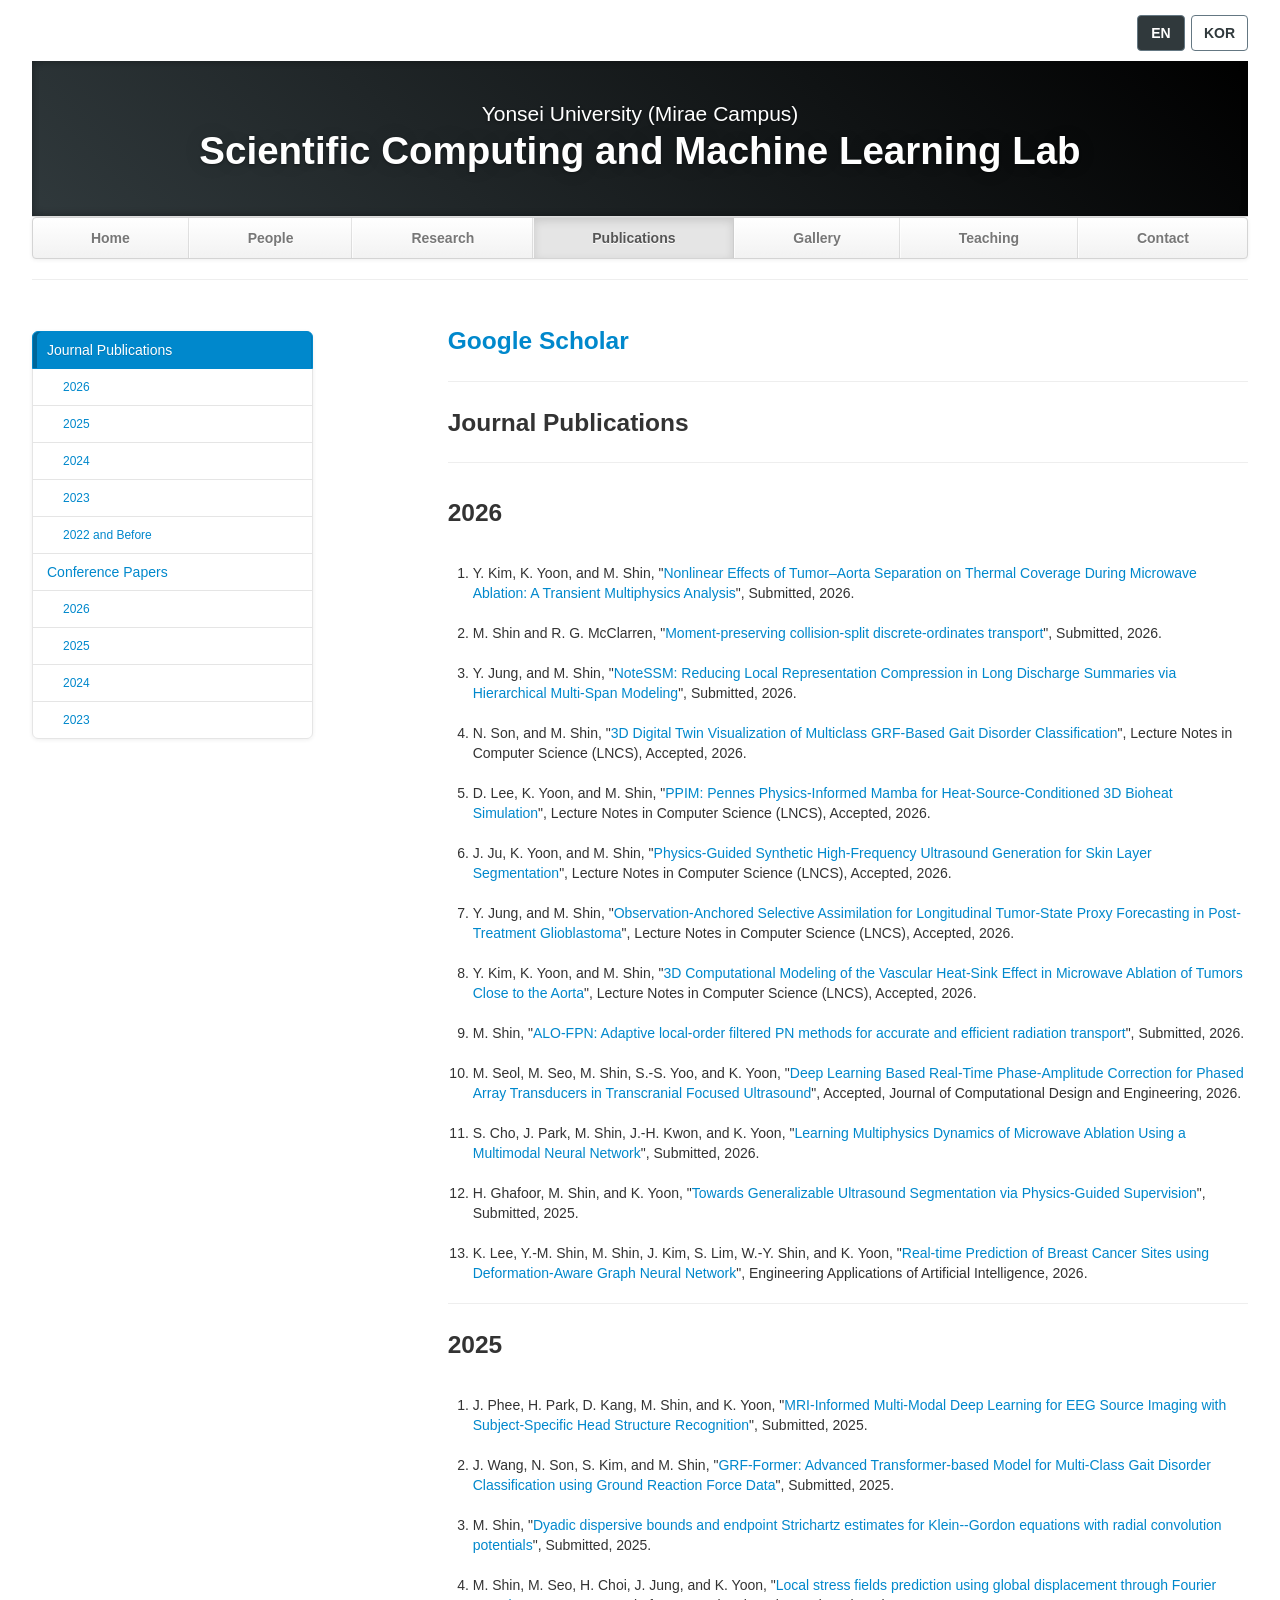
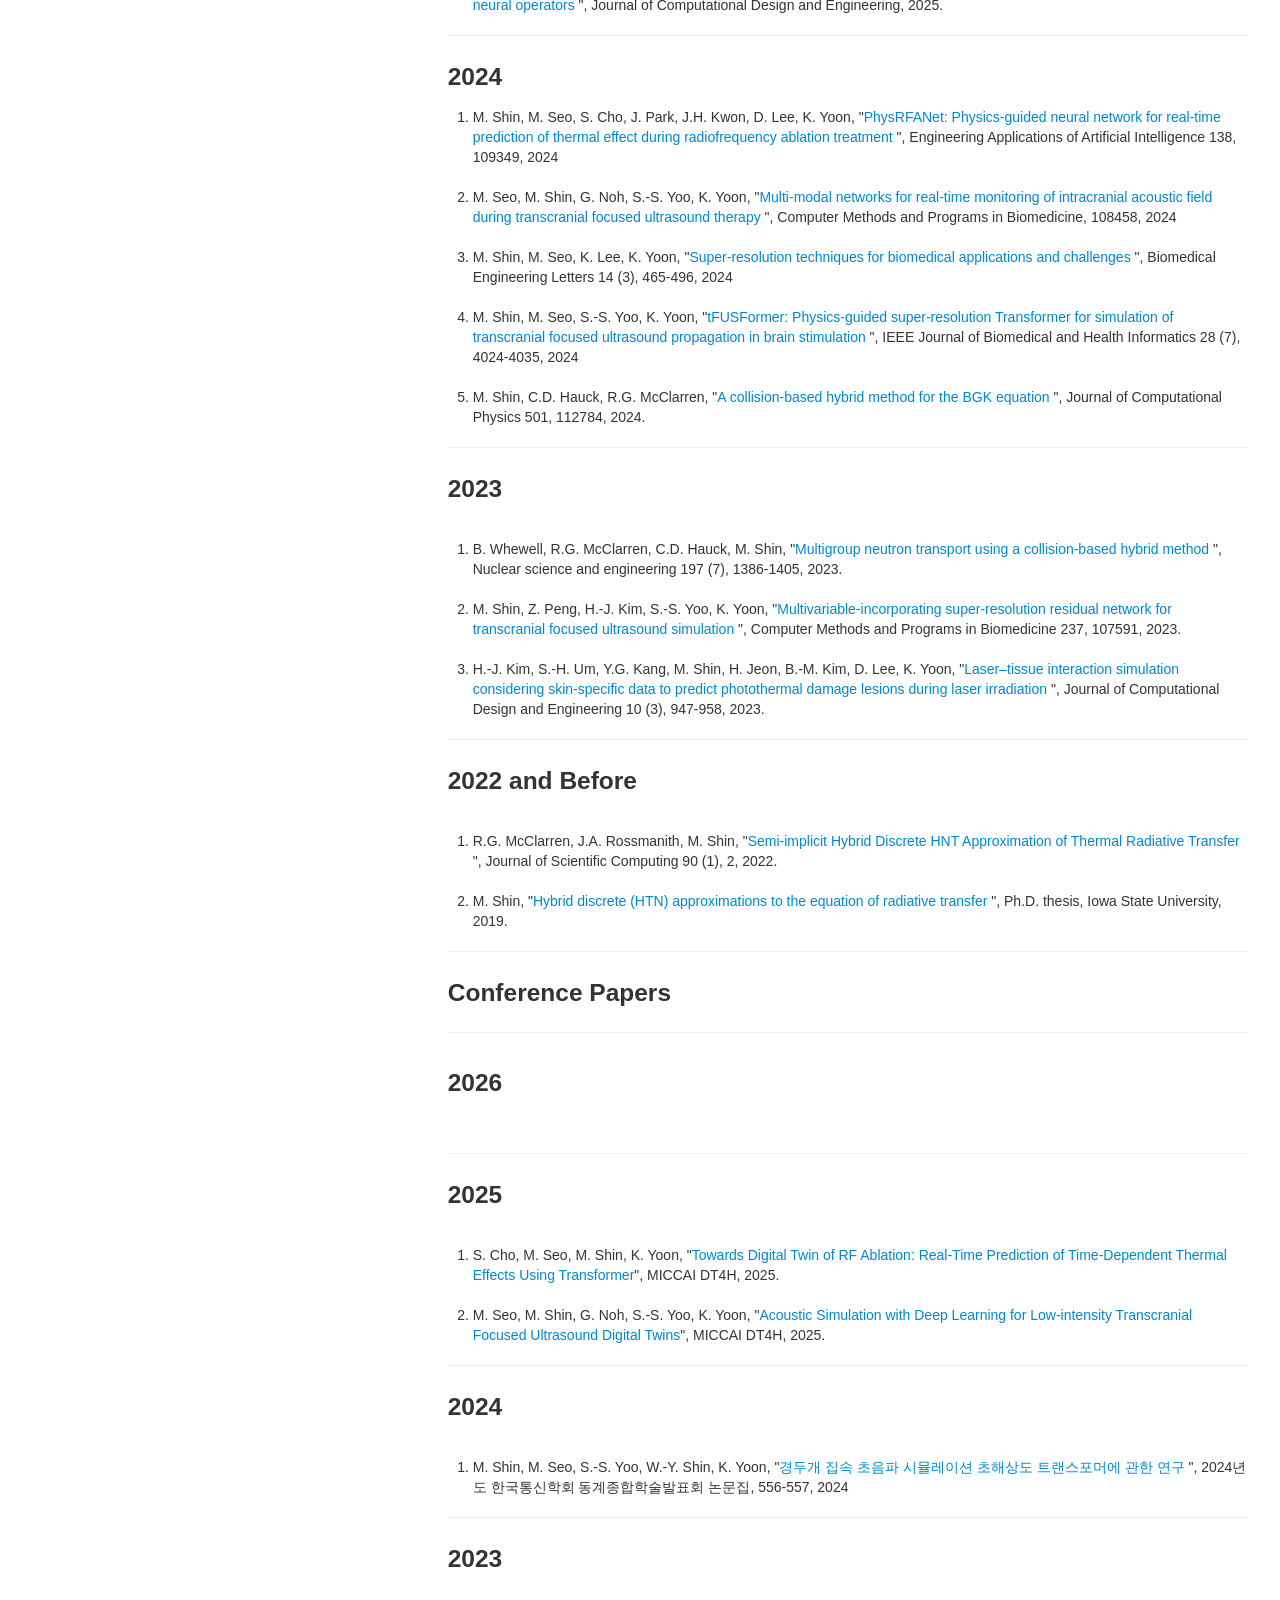
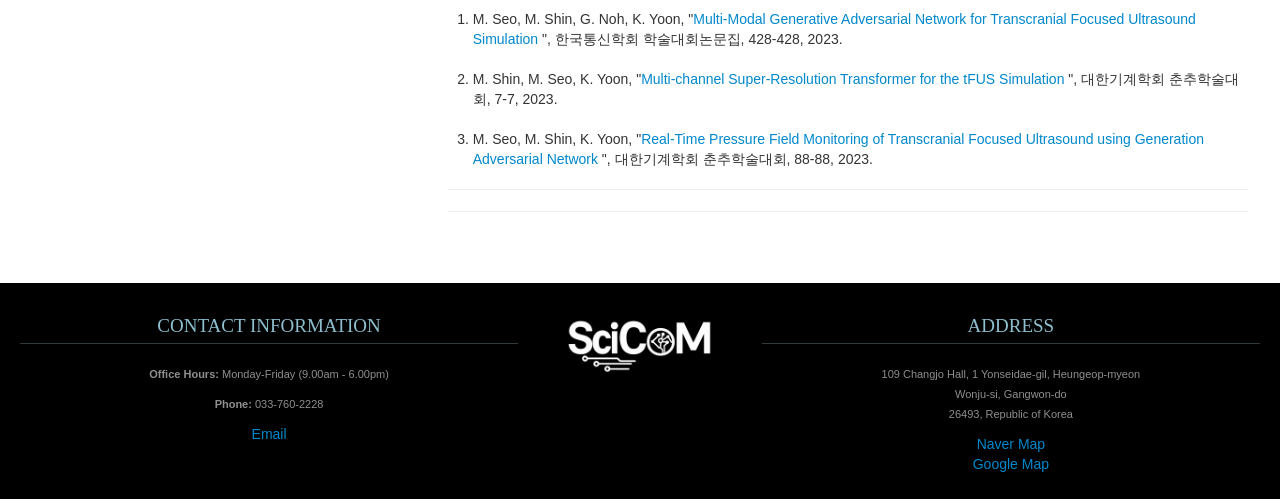
<file: publications.html>
<!DOCTYPE html>
<html lang="en">
    <head>
        <meta charset="utf-8">
        <title>Publications</title>
        <meta name="viewport" content="width=device-width, initial-scale=1.0">
        <meta name="description" content="Energy Transport Research Lab, Nenad Miljkovic, UIUC, Professor, Urbana, Champaign, University of Illinois, Publications, MIT, PhD, Graduate, Researcher, Engineer, Engineering, Thermodynamics, Postdoctoral, Associate, Postdoc, Heat, Transfer">
        <meta name="author" content="Nikola Miljkovic">
        <link href="css/bootstrap.min.css" rel="stylesheet">
        <link href="css/bootstrap-responsive.min.css" rel="stylesheet">
        <link href="css/theme.css" rel="stylesheet">
    </head>
    <body>
        <div class="container">
         <div class="language-switcher" role="group" aria-label="Language selection">
            <button type="button" data-language="en" lang="en" aria-label="English" aria-pressed="true">EN</button>
            <button type="button" data-language="ko" lang="ko" aria-label="한국어" aria-pressed="false">KOR</button>
         </div>
         <header class="jumbotron subhead" id="overview">
            <p class="lead"> Yonsei University (Mirae Campus)</p>
            <h1>Scientific Computing and Machine Learning Lab</h1>
         </header>
            <div class="masthead">
                <div class="navbar">
                    <div class="navbar-inner">
                        <div class="container">
                            <ul class="nav">
                                <li>
                                    <a href="index.html">Home</a>
                                </li>
                                <li>
                                    <a href="people.html">People</a>
                                </li>
                                <li>
                                    <a href="research.html">Research</a>
                                </li>
                                <li class="active">
                                    <a href="#">Publications</a>
                                </li>
                                <li>
                                    <a href="gallery.html">Gallery</a>
                                </li>
                                <li>
                                    <a href="education.html">Teaching</a>
                                </li>
                                <li>
                                    <a href="contact.html">Contact</a>
                                </li>
                            </ul>
                        </div>
                    </div>
                </div>
            </div>
            <hr>
            <div class="row-fluid">
                <div class="span3 bs-docs-sidebar" id="navparent">
                    <ul class="nav nav-list bs-docs-sidenav">
                        <li>
                            <a href="#published">Journal Publications</a>
                        </li>
                        <li>
                            <a class="subhead" href="#2026">2026 </a>
                        </li>                        
                        <li>
                            <a class="subhead" href="#2025">2025 </a>
                        </li>
                        <li>
                            <a class="subhead" href="#2024">2024 </a>
                        </li>                        
                        <li>
                            <a class="subhead" href="#2023">2023 </a>
                        </li>
                        <li>
                            <a class="subhead" href="#2019-2022">2022 and Before </a>
                        </li>
                        <li>
                            <a href="#refereed">Conference Papers </a>
                        </li>
                        <li>
                            <a class="subhead" href="#2026c">2026 </a>
                        </li>                        
                        <li>
                            <a class="subhead" href="#2025c">2025 </a>
                        </li>
                        <li>
                            <a class="subhead" href="#2024c">2024 </a>
                        </li>
                        <li>
                            <a class="subhead" href="#2023c">2023 </a>
                        </li>                        
                    </ul>
                </div>
                <div class="span8 offset1">
                    <section id="published">
                        <div class="page-header">
                            <h3><a href="https://scholar.google.com/citations?hl=en&user=H_87Q94AAAAJ&view_op=list_works&sortby=pubdate">Google Scholar</a></h3>    
                            </p><hr/>                    
                            <h3>Journal Publications</h3>
</div>
<section id="2026">
    <h3>2026</h3>
    <br/>
    <ol>
        <li class="publication">
            Y. Kim, K. Yoon, and M. Shin, "<a href="NA">Nonlinear Effects of Tumor–Aorta Separation on Thermal Coverage During Microwave Ablation: A Transient Multiphysics Analysis</a>", Submitted, 2026.
        </li> 
        <li class="publication">
            M. Shin and R. G. McClarren, "<a href="NA">Moment-preserving collision-split discrete-ordinates transport</a>", Submitted, 2026.
        </li>   
        <li class="publication">
            Y. Jung, and M. Shin, "<a href="NA">NoteSSM: Reducing Local Representation Compression in Long Discharge Summaries via Hierarchical Multi-Span Modeling</a>", Submitted, 2026.
        </li>          
        <li class="publication">
            N. Son, and M. Shin, "<a href="NA">3D Digital Twin Visualization of Multiclass GRF-Based Gait Disorder Classification</a>", Lecture Notes in Computer Science (LNCS), Accepted, 2026.
        </li>  
        <li class="publication">
            D. Lee, K. Yoon, and M. Shin, "<a href="NA">PPIM: Pennes Physics-Informed Mamba for Heat-Source-Conditioned 3D Bioheat Simulation</a>", Lecture Notes in Computer Science (LNCS), Accepted, 2026.
        </li>  
        <li class="publication">
            J. Ju, K. Yoon, and M. Shin, "<a href="NA">Physics-Guided Synthetic High-Frequency Ultrasound Generation for Skin Layer Segmentation</a>", Lecture Notes in Computer Science (LNCS), Accepted, 2026.
        </li>  
        <li class="publication">
            Y. Jung, and M. Shin, "<a href="NA">Observation-Anchored Selective Assimilation for Longitudinal Tumor-State Proxy Forecasting in Post-Treatment Glioblastoma</a>", Lecture Notes in Computer Science (LNCS), Accepted, 2026.
        </li>  
        <li class="publication">
            Y. Kim, K. Yoon, and M. Shin, "<a href="NA">3D Computational Modeling of the Vascular Heat-Sink Effect in Microwave Ablation of Tumors Close to the Aorta</a>", Lecture Notes in Computer Science (LNCS), Accepted, 2026.
        </li>          
        <li class="publication">
            M. Shin, "<a href="NA">ALO-FPN: Adaptive local-order filtered PN methods for accurate and efficient radiation transport</a>", Submitted, 2026.
        </li>          
        <li class="publication">
            M. Seol, M. Seo, M. Shin, S.-S. Yoo, and K. Yoon, "<a href="NA">Deep Learning Based Real-Time Phase-Amplitude Correction for Phased Array Transducers in Transcranial Focused Ultrasound</a>", Accepted, Journal of Computational Design and Engineering, 2026.
        </li>        
        <li class="publication">
            S. Cho, J. Park, M. Shin, J.-H. Kwon, and K. Yoon, "<a href="NA">Learning Multiphysics Dynamics of Microwave Ablation Using a Multimodal Neural Network</a>", Submitted, 2026.
        </li>
        <li class="publication">
            H. Ghafoor, M. Shin, and K. Yoon, "<a href="NA">Towards Generalizable Ultrasound Segmentation via Physics-Guided Supervision</a>", Submitted, 2025.
        </li>        
        <li class="publication">
            K. Lee, Y.-M. Shin, M. Shin, J. Kim, S. Lim, W.-Y. Shin, and K. Yoon, "<a href="https://www.sciencedirect.com/science/article/abs/pii/S0952197625032737">Real-time Prediction of Breast Cancer Sites using Deformation-Aware Graph Neural Network</a>", Engineering Applications of Artificial Intelligence, 2026.
        </li>         
    </ol>
</section>
<hr>                        
<section id="2025">
    <h3>2025</h3>
    <br/>
    <ol>
        <li class="publication">
            J. Phee, H. Park, D. Kang, M. Shin, and K. Yoon, "<a href="NA">MRI-Informed Multi-Modal Deep Learning for EEG Source Imaging with Subject-Specific Head Structure Recognition</a>", Submitted, 2025.
        </li>          
        <li class="publication">
            J. Wang, N. Son, S. Kim, and M. Shin, "<a href="NA">GRF‑Former: Advanced Transformer-based Model for Multi-Class Gait Disorder Classification using Ground Reaction Force Data</a>", Submitted, 2025.
        </li>                      
        <li class="publication">
            M. Shin, "<a href="NA">Dyadic dispersive bounds and endpoint Strichartz estimates for Klein--Gordon equations with radial convolution potentials</a>", Submitted, 2025.
        </li>         
        <li class="publication">
            M. Shin, M. Seo, H. Choi, J. Jung, and K. Yoon, "<a href="https://academic.oup.com/jcde/advance-article/doi/10.1093/jcde/qwaf044/8119406">Local stress fields prediction using global displacement through Fourier neural operators</a>
            ", Journal of Computational Design and Engineering, 2025.
        </li> 
    </ol>
</section>
<hr>
<section id="2024">
    <h3>2024</h3>
    <ol>
        <li class="publication">
            M. Shin, M. Seo, S. Cho, J. Park, J.H. Kwon, D. Lee, K. Yoon, "<a href="https://www.sciencedirect.com/science/article/pii/S0952197624015070">PhysRFANet: Physics-guided neural network for real-time prediction of thermal effect during radiofrequency ablation treatment</a>
            ", Engineering Applications of Artificial Intelligence 138, 109349, 2024
        </li>
        <li class="publication">
            M. Seo, M. Shin, G. Noh, S.-S. Yoo, K. Yoon, "<a href="https://www.sciencedirect.com/science/article/pii/S0169260724004516">Multi-modal networks for real-time monitoring of intracranial acoustic field during transcranial focused ultrasound therapy</a>
            ", Computer Methods and Programs in Biomedicine, 108458, 2024
        </li>
        <li class="publication">
            M. Shin, M. Seo, K. Lee, K. Yoon, "<a href="https://link.springer.com/article/10.1007/s13534-024-00365-4">Super-resolution techniques for biomedical applications and challenges</a>
            ", Biomedical Engineering Letters 14 (3), 465-496, 2024
        </li>
        <li class="publication">
            M. Shin, M. Seo, S.-S. Yoo, K. Yoon, "<a href="https://ieeexplore.ieee.org/abstract/document/10500878">tFUSFormer: Physics-guided super-resolution Transformer for simulation of transcranial focused ultrasound propagation in brain stimulation</a>
            ", IEEE Journal of Biomedical and Health Informatics 28 (7), 4024-4035, 2024
        </li>
        <li class="publication">
            M. Shin, C.D. Hauck, R.G. McClarren, "<a href="https://www.sciencedirect.com/science/article/pii/S0021999124000330">A collision-based hybrid method for the BGK equation</a>
            ", Journal of Computational Physics 501, 112784, 2024.
        </li>
    </ol>
</section>
<hr>
<section id="2023">
    <h3>2023</h3>
    <br/>
    <ol>
        <li class="publication">
            B. Whewell, R.G. McClarren, C.D. Hauck, M. Shin, "<a href="https://www.tandfonline.com/doi/full/10.1080/00295639.2022.2154119">Multigroup neutron transport using a collision-based hybrid method</a>
            ", Nuclear science and engineering 197 (7), 1386-1405, 2023.
        </li>
        <li class="publication">
            M. Shin, Z. Peng, H.-J. Kim, S.-S. Yoo, K. Yoon, "<a href="https://www.sciencedirect.com/science/article/pii/S0169260723002560">Multivariable-incorporating super-resolution residual network for transcranial focused ultrasound simulation</a>
            ", Computer Methods and Programs in Biomedicine 237, 107591, 2023.
        </li>
        <li class="publication">
            H.-J. Kim, S.-H. Um, Y.G. Kang, M. Shin, H. Jeon, B.-M. Kim, D. Lee, K. Yoon, "<a href="https://academic.oup.com/jcde/article/10/3/947/7117962">Laser–tissue interaction simulation considering skin-specific data to predict photothermal damage lesions during laser irradiation</a>
            ", Journal of Computational Design and Engineering 10 (3), 947-958, 2023.
        </li>
    </ol>
</section>
<hr>
<section id="2019-2022">
    <h3>2022 and Before</h3>
    <br/>
    <ol>
        <li class="publication">
            R.G. McClarren, J.A. Rossmanith, M. Shin, "<a href="https://link.springer.com/article/10.1007/s10915-021-01686-7">Semi-implicit Hybrid Discrete HNT Approximation of Thermal Radiative Transfer</a>
            ", Journal of Scientific Computing 90 (1), 2, 2022.
        </li>
        <li class="publication">
            M. Shin, "<a href="https://www.proquest.com/docview/2242931638?pq-origsite=gscholar&fromopenview=true&sourcetype=Dissertations%20&%20Theses">Hybrid discrete (HTN) approximations to the equation of radiative transfer</a>
            ", Ph.D. thesis, Iowa State University, 2019.
        </li>
    </ol>
</section>
<hr>
<section id="refereed">
    <div class="page-header">
        <h3>Conference Papers</h3>
    </div>
    <section id="2026c">
        <h3>2026</h3>
        <br/>
    </section>
    <hr>
    <section id="2025c">
        <h3>2025</h3>
        <br/>
        <ol>
            <li class="publication">
                S. Cho, M. Seo, M. Shin, K. Yoon, "<a href="https://link.springer.com/chapter/10.1007/978-3-032-07694-6_7">Towards Digital Twin of RF Ablation: Real-Time Prediction of Time-Dependent Thermal Effects Using Transformer</a>", MICCAI DT4H, 2025.
            </li> 
            <li class="publication">
                M. Seo, M. Shin, G. Noh, S.-S. Yoo, K. Yoon, "<a href="https://link.springer.com/chapter/10.1007/978-3-032-07694-6_6">Acoustic Simulation with Deep Learning for Low-intensity Transcranial Focused Ultrasound Digital Twins</a>", MICCAI DT4H, 2025.
            </li>   
            <!--
            <li class="publication">
                M Shin, "<a href="NA">TBA</a>
                ", TBA, 2025
            </li>
            <li class="publication">
                M Shin, "<a href="NA">TBA</a>
                ", TBA, 2025
            </li>            
            <li class="publication">
                M Shin, "<a href="NA">TBA</a>
                ", TBA, 2025
            </li>
            -->            
        </ol>
    </section>
    <hr>    
    <section id="2024c">
        <h3>2024</h3>
        <br/>
        <ol>
            <li class="publication">
                M. Shin, M. Seo, S.-S. Yoo, W.-Y. Shin, K. Yoon, "<a href="https://www.dbpia.co.kr/pdf/pdfView.do?nodeId=NODE11737162&googleIPSandBox=false&mark=0&minRead=5&ipRange=false&b2cLoginYN=false&icstClss=010000&isPDFSizeAllowed=true&accessgl=Y&language=ko_KR&hasTopBanner=true">경두개 집속 초음파 시뮬레이션 초해상도 트랜스포머에 관한 연구</a>
                ", 2024년도 한국통신학회 동계종합학술발표회 논문집, 556-557, 2024
            </li>
        </ol>
    </section>
    <hr>
    <section id="2023c">
        <h3>2023</h3>
        <br/>
        <ol>
            <li class="publication">
                M. Seo, M. Shin, G. Noh, K. Yoon, "<a href="https://www.dbpia.co.kr/pdf/pdfView.do?nodeId=NODE11667337&googleIPSandBox=false&mark=0&minRead=5&ipRange=false&b2cLoginYN=false&icstClss=010000&isPDFSizeAllowed=true&accessgl=Y&language=ko_KR&hasTopBanner=true">Multi-Modal Generative Adversarial Network for Transcranial Focused Ultrasound Simulation</a>
                ", 한국통신학회 학술대회논문집, 428-428, 2023.
            </li>
            <li class="publication">
                M. Shin, M. Seo, K. Yoon, "<a href="https://www.dbpia.co.kr/pdf/pdfView.do?nodeId=NODE11509368&googleIPSandBox=false&mark=0&minRead=5&ipRange=false&b2cLoginYN=false&icstClss=010000&isPDFSizeAllowed=true&accessgl=Y&language=ko_KR&hasTopBanner=true">Multi-channel Super-Resolution Transformer for the tFUS Simulation</a>
                ", 대한기계학회 춘추학술대회, 7-7, 2023.
            </li>
            <li class="publication">
                M. Seo, M. Shin, K. Yoon, "<a href="https://www.dbpia.co.kr/pdf/pdfView.do?nodeId=NODE11509449&googleIPSandBox=false&mark=0&minRead=5&ipRange=false&b2cLoginYN=false&icstClss=010000&isPDFSizeAllowed=true&accessgl=Y&language=ko_KR&hasTopBanner=true">Real-Time Pressure Field Monitoring of Transcranial Focused Ultrasound using Generation Adversarial Network</a>
                ", 대한기계학회 춘추학술대회, 88-88, 2023.
            </li>
        </ol>
    </section>
    <hr>
</section>
<hr>

</div></div></div>
      <footer id="footer">
         <div class="container-fluid">
            <div class="row-fluid">
               <div class="span5">
                  <h3>Contact Information</h3>
                  <p><b>Office Hours: </b>Monday-Friday (9.00am - 6.00pm)</p>
                  <p><b>Phone: </b>033-760-2228</p>
                  <a href="mailto:mshin@yonsei.ac.kr">Email</a>
               </div>
               <div class="span2">
                  <img src = "thumbs/scicom_logo3.png" width="200" height="auto" alt="research-lab-logo"/></a>
               </div>
               <div class="span5">
                  <h3>Address</h3>
                  <p>109 Changjo Hall, 1 Yonseidae-gil, Heungeop-myeon<br>
                     Wonju-si, Gangwon-do<br>
                     26493, Republic of Korea
                  </p>
                  <a href="https://map.naver.com/p/search/%EB%AF%B8%EB%9E%98%EC%BA%A0%ED%8D%BC%EC%8A%A4%20%EC%B0%BD%EC%A1%B0%EA%B4%80?c=15.00,0,0,0,dh" target="_blank" rel="noopener noreferrer">Naver Map</a><br>
                  <a href="https://www.google.com/maps/search/%EB%AF%B8%EB%9E%98%EC%BA%A0%ED%8D%BC%EC%8A%A4+%EC%B0%BD%EC%A1%B0%EA%B4%80/data=!3m1!1e3?entry=ttu&g_ep=EgoyMDI0MTAxNi4wIKXMDSoASAFQAw%3D%3D" target="_blank" rel="noopener noreferrer">Google Map</a>                  
               </div>
            </div>
         </div>
      </footer>
<script src="js/jquery-1.9.1.min.js"></script>
<script src="js/bootstrap.min.js"></script>
<script src="js/sidebar.js"></script>
<script src="js/translations.js"></script>
<script src="js/language.js"></script>
</body></html>
</file>
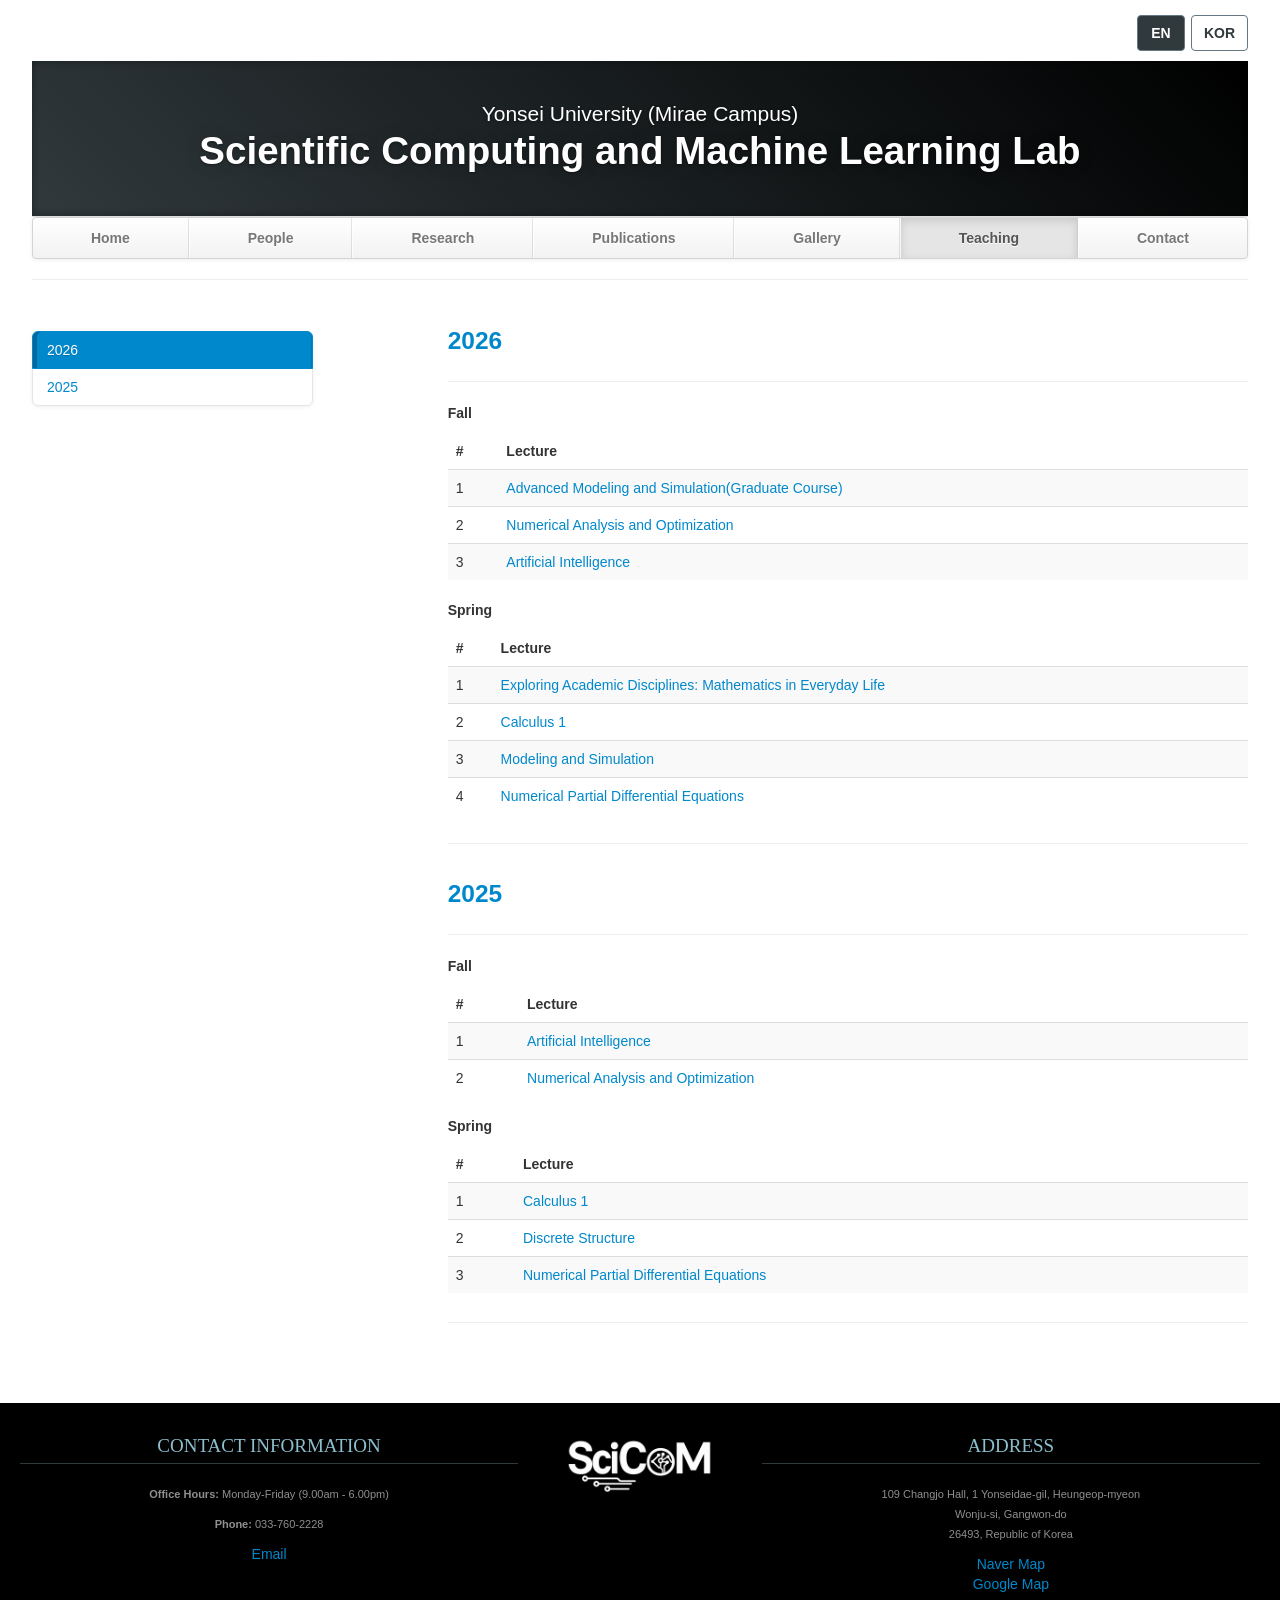
<file: teaching.html>
<!DOCTYPE html>
<html lang="en">
   <head>
      <meta charset="utf-8">
      <title>Teaching</title>
      <meta name="viewport" content="width=device-width, initial-scale=1.0">
      <meta name="description" content="Research Lab, Home, Velit Aliquet Sagittis University">
      <meta name="author" content="">
      <!-- Le styles -->
      <link href="css/bootstrap.min.css" rel="stylesheet">
      <link href="css/bootstrap-responsive.min.css" rel="stylesheet">
      <link href="css/theme.css" rel="stylesheet">
   </head>
   <body>
      <div class="container">
         <div class="language-switcher" role="group" aria-label="Language selection">
            <button type="button" data-language="en" lang="en" aria-label="English" aria-pressed="true">EN</button>
            <button type="button" data-language="ko" lang="ko" aria-label="한국어" aria-pressed="false">KOR</button>
         </div>
         <header class="jumbotron subhead" id="overview">
            <p class="lead"> Yonsei University (Mirae Campus)</p>
            <h1>Scientific Computing and Machine Learning Lab</h1>
         </header>
         <div class="masthead">
            <div class="navbar">
               <div class="navbar-inner">
                  <div class="container">
                     <ul class="nav">
                        <li><a href="index.html">Home</a></li>
                        <li><a href="people.html">People</a></li>
                        <li><a href="research.html">Research</a></li>
                        <li><a href="publications.html">Publications</a></li>
                        <li><a href="gallery.html">Gallery</a></li>
                        <!--<li><a href="news.html">News</a></li>-->
                        <li class="active"><a href="#">Teaching</a></li>
                        <li><a href="contact.html">Contact</a></li>
                     </ul>
                  </div>
               </div>
            </div>
         </div>
         <hr>
         <div class="row-fluid">
            <div class="span3 bs-docs-sidebar" id="navparent">
               <ul class="nav nav-list bs-docs-sidenav">
                  <li><a href="#2026"> 2026</a></li>
                  <li><a href="#2025"> 2025</a></li>
               </ul>
            </div>
            <div class="span8 offset1">
               <!--
               </section>
               <section id="2026">
                  <div class="page-header">
                     <h3><a href="">KE 121: Ullamcorper Malesuada</a></h3>
                     <hr>
                     <p>Morbi enim nunc faucibus a pellentesque sit amet porttitor eget. Aliquet bibendum enim facilisis gravida. </p>
                     <p><b>Prerequisite:</b> Mus mauris vitae.</p>
                     <p><b>Semesters Taught:</b> Fall 2018.</p>
                  </div>
               -->   
               <section id="2026">
                  <div class="page-header">
                     <h3><a href="">2026</a></h3>
                     <hr>
                     <p><b>Fall</b></p>
                     <table class="table table-striped">
                        <thead>
                           <tr>
                              <th>#</th>
                              <th>Lecture</th>
                        </thead>
                        <tbody>                           
                           <tr>
                              <td>1</td>
                              <td><a href="">Advanced Modeling and Simulation(Graduate Course)</a></td>
                           </tr>
                           <tr>
                              <td>2</td>
                              <td><a href="">Numerical Analysis and Optimization </a></td>
                           </tr>
                           <tr>
                              <td>3</td>
                              <td><a href="">Artificial Intelligence</a></td>
                           </tr>
                        </tbody>
                     </table>
                     <p><b>Spring</b></p>
                     <table class="table table-striped">
                        <thead>
                           <tr>
                              <th>#</th>
                              <th>Lecture</th>
                        </thead>
                        <tbody>
                           <tr>
                              <td>1</td>
                              <td><a href="">대학학문의세계-세상속수학이야기</a></td>
                           </tr>                           
                           <tr>
                              <td>2</td>
                              <td><a href="">Calculus 1</a></td>
                           </tr>
                           <tr>
                              <td>3</td>
                              <td><a href="">Modeling and Simulation</a></td>
                           </tr>
                           <tr>
                              <td>4</td>
                              <td><a href="">Numerical Partial Differential Equations</a></td>
                           </tr>
                        </tbody>
                     </table>
                  </div>
               </section>
               <section id="2025">
                  <div class="page-header">
                     <h3><a href="">2025</a></h3>
                     <hr>
                     <!--<p>Spring</p>-->
                     <!--
                     <p><b>Prerequisite: </b><a href=""><b>ME 310</b></a> and <a href=""><b>ME 320</b></a>.</p>
                     <p><b>Semesters Taught:</b> Fall 2018.</p>
                     -->
                     <p><b>Fall</b></p>
                     <table class="table table-striped">
                        <thead>
                           <tr>
                              <th>#</th>
                              <th>Lecture</th>
                        </thead>
                        <tbody>
                           <tr>
                              <td>1</td>
                              <td><a href="">Artificial Intelligence</a></td>
                           </tr>
                           <tr>
                              <td>2</td>
                              <td><a href="">Numerical Analysis and Optimization</a></td>
                           </tr>
                        </tbody>
                     </table>
                     <p><b>Spring</b></p>
                     <table class="table table-striped">
                        <thead>
                           <tr>
                              <th>#</th>
                              <th>Lecture</th>
                        </thead>
                        <tbody>
                           <tr>
                              <td>1</td>
                              <td><a href="">Calculus 1</a></td>
                           </tr>
                           <tr>
                              <td>2</td>
                              <td><a href="">Discrete Structure</a></td>
                           </tr>
                           <tr>
                              <td>3</td>
                              <td><a href="">Numerical Partial Differential Equations</a></td>
                           </tr>
                        </tbody>
                     </table>
                  </div>
               </section>
            </div>
         </div>
      </div>
      <footer id="footer">
         <div class="container-fluid">
            <div class="row-fluid">
               <div class="span5">
                  <h3>Contact Information</h3>
                  <p><b>Office Hours: </b>Monday-Friday (9.00am - 6.00pm)</p>
                  <p><b>Phone: </b>033-760-2228</p>
                  <a href="mailto:mshin@yonsei.ac.kr">Email</a>
               </div>
               <div class="span2">
                  <!--<a href="https://mybrandnewlogo.com/"><img src = "thumbs/scicom_logo3.png" alt="research-lab-logo"/></a>-->
                  <img src = "thumbs/scicom_logo3.png" width="200" height="auto" alt="research-lab-logo"/></a>
               </div>
               <div class="span5">
                  <h3>Address</h3>
                  <p>109 Changjo Hall, 1 Yonseidae-gil, Heungeop-myeon<br>
                     Wonju-si, Gangwon-do<br>
                     26493, Republic of Korea
                  </p>
                  <a href="https://map.naver.com/p/search/%EB%AF%B8%EB%9E%98%EC%BA%A0%ED%8D%BC%EC%8A%A4%20%EC%B0%BD%EC%A1%B0%EA%B4%80?c=15.00,0,0,0,dh" target="_blank" rel="noopener noreferrer">Naver Map</a><br>
                  <a href="https://www.google.com/maps/search/%EB%AF%B8%EB%9E%98%EC%BA%A0%ED%8D%BC%EC%8A%A4+%EC%B0%BD%EC%A1%B0%EA%B4%80/data=!3m1!1e3?entry=ttu&g_ep=EgoyMDI0MTAxNi4wIKXMDSoASAFQAw%3D%3D" target="_blank" rel="noopener noreferrer">Google Map</a>                  
               </div>
            </div>
         </div>
      </footer>

      <!-- Le javascript
         ================================================== -->
      <!-- Placed at the end of the document so the pages load faster -->
      <script src="js/jquery-1.9.1.min.js"></script>
      <script src="js/bootstrap.min.js"></script>
      <script src="js/sidebar.js"></script>
      <script src="js/translations.js"></script>
      <script src="js/language.js"></script>
   </body>
</html>
</file>
<file: css/theme.css>
html,
body {
	min-height: 100%;
}

body {
	min-height: 100vh;
	margin: 0;
	padding: 0;
	display: flex;
	flex-direction: column;
}


/* Custom container */

.container {
	width: 100%;
	max-width: none;
	box-sizing: border-box;
}

body>.container {
	flex: 1 0 auto;
	padding: 15px clamp(16px, 2.5vw, 48px) 0;
}

.container>hr {
	margin: 20px 0
}


/* Customize the navbar links to be fill the entire space of the .navbar */

.navbar .navbar-inner {
	padding: 0
}

.navbar .nav {
	margin: 0;
	display: table;
	width: 100%;
}

.navbar .nav li {
	display: table-cell;
	width: 1%;
	float: none;
}

.navbar .nav li a {
	font-weight: bold;
	text-align: center;
	border-left: 1px solid rgba(255, 255, 255, .75);
	border-right: 1px solid rgba(0, 0, 0, .1);
}

.navbar .nav li:first-child a {
	border-left: 0;
	border-radius: 3px 0 0 3px;
}

.navbar .nav li:last-child a {
	border-right: 0;
	border-radius: 0 3px 3px 0;
}

body>.navbar {
	font-size: 13px
}


/* Change the docs' brand */

body>.navbar .brand {
	padding-right: 0;
	padding-left: 0;
	margin-left: 20px;
	float: right;
	font-weight: bold;
	color: #000;
	text-shadow: 0 1px 0 rgba(255, 255, 255, .1), 0 0 30px rgba(255, 255, 255, .125);
	-webkit-transition: all .2s linear;
	-moz-transition: all .2s linear;
	transition: all .2s linear;
}

body>.navbar .brand:hover {
	text-decoration: none;
	text-shadow: 0 1px 0 rgba(255, 255, 255, .1), 0 0 30px rgba(255, 255, 255, .4);
}


/* Sidenav for Docs
         -------------------------------------------------- */

@media screen and (max-width: 768px) {
	.bs-docs-sidenav {
		display: none !important;
	}
}

@media screen and (max-width: 767px) {
	.navbar .nav {
		display: flex;
		flex-wrap: wrap;
	}

	.navbar .nav li {
		display: block;
		flex: 0 0 50%;
		width: 50%;
		box-sizing: border-box;
	}

	.navbar .nav li a {
		padding-right: 6px;
		padding-left: 6px;
		border-radius: 0;
	}
}

.bs-docs-sidenav {
	width: 100%;
	margin: 30px 0 0;
	padding: 0;
	box-sizing: border-box;
	background-color: #fff;
	-webkit-border-radius: 6px;
	-moz-border-radius: 6px;
	border-radius: 6px;
	-webkit-box-shadow: 0 1px 4px rgba(0, 0, 0, .065);
	-moz-box-shadow: 0 1px 4px rgba(0, 0, 0, .065);
	box-shadow: 0 1px 4px rgba(0, 0, 0, .065);
}

.bs-docs-sidenav>li>a {
	display: block;
	width: auto;
	margin: 0 0 -1px;
	padding: 8px 14px;
	box-sizing: border-box;
	border: 1px solid #e5e5e5;
}

.bs-docs-sidenav>li>a.subhead {
	display: block;
	width: auto;
	margin: 0 0 -1px;
	padding: 8px 30px;
	box-sizing: border-box;
	border: 1px solid #e5e5e5;
	font-size: 12px;
}

.bs-docs-sidenav>li:first-child>a {
	-webkit-border-radius: 6px 6px 0 0;
	-moz-border-radius: 6px 6px 0 0;
	border-radius: 6px 6px 0 0;
}

.bs-docs-sidenav>li:last-child>a {
	-webkit-border-radius: 0 0 6px 6px;
	-moz-border-radius: 0 0 6px 6px;
	border-radius: 0 0 6px 6px;
}

.bs-docs-sidenav>.active>a {
	position: relative;
	z-index: 2;
	color: #fff;
	background-color: #08c;
	border-color: #08c;
	text-shadow: 0 1px 0 rgba(0, 0, 0, .15);
	-webkit-box-shadow: inset 4px 0 0 rgba(0, 0, 0, .25), inset -1px 0 0 rgba(0, 0, 0, .1);
	-moz-box-shadow: inset 4px 0 0 rgba(0, 0, 0, .25), inset -1px 0 0 rgba(0, 0, 0, .1);
	box-shadow: inset 4px 0 0 rgba(0, 0, 0, .25), inset -1px 0 0 rgba(0, 0, 0, .1);
}

.bs-docs-sidenav>.active>a:hover,
.bs-docs-sidenav>.active>a:focus {
	color: #fff;
	background-color: #08c;
}

.bs-docs-sidenav>li>a:hover {
	background-color: #f5f5f5
}

.bs-docs-sidenav a:hover .icon-chevron-right {
	opacity: .5
}

@media screen and (min-width: 769px) {
	.bs-docs-sidebar {
		position: relative;
	}

	.bs-docs-sidenav.is-fixed {
		position: fixed;
		top: 10px;
		z-index: 1020;
		margin-top: 0;
	}
}


#media {
	margin-top: 70px
}

#media .header {
	margin-left: 0;
	margin-bottom: 56px;
	margin-top: 30px;
}

#media .post_row {
	margin-left: 0;
	margin-bottom: 40px;
}

#media .lastpost_row {
	margin-bottom: 0
}

#media .post_row .post {
	background: #fff;
	/*margin-left: 0;;
    margin-right: 20px;*/
	border-radius: 4px;
	box-shadow: 1px 1px 2px 0px #E0E0E0;
	width: 487px;
	height: 616px;
}

#media .post_row .last {
	margin-right: 0
}

#media .post_row .post .img {
	position: relative;
	text-align: center;
}

#media .post_row .post .img .date {
	background: #E8554E;
	position: absolute;
	padding: 2px 5px;
	top: 0;
	left: 11px;
}

#media .post_row .post .img .date p {
	color: #fff;
	font-size: 14px;
	font-weight: bold;
	font-style: italic;
	margin: 0;
}

#media .post_row .post .img img {
	height: 275px;
	width: 410px;
}

#media .post_row .post .text {
	margin: 18px auto 0;
	width: 83%;
}

#media .post_row .post .text h5 {
	margin: 0 0 8px 0;
	font-size: 20px;
	line-height: 23px;
}

#media .post_row .post .text h5 a {
	color: #333
}

#media .post_row .post .text span.date {
	color: #9F9F9F;
	display: block;
	margin-bottom: 12px;
	font-style: italic;
	font-size: 13px;
}

#media .post_row .post .text p {
	margin: 0;
	line-height: 21px;
	font-size: 14px;
}

#media .post_row .post .author_box {
	margin: 12px auto 20px;
	border-top: 1px solid #EDEDED;
	overflow: hidden;
	text-align: left;
	width: 85%;
	padding-top: 12px;
}

#media .post_row .post .author_box h6 {
	margin: 0 0 3px 0;
	font-size: 13px;
	line-height: 15px;
	font-style: italic;
	font-weight: normal;
	color: #B2B2B2;
}

#media .post_row .post .author_box p {
	color: #B2B2B2;
	font-style: italic;
	font-size: 13px;
	line-height: 14px;
	margin: 0;
}

#media .post_row .post .author_box img {
	float: right
}

#media .post_row .post a.plus_wrapper {
	width: 99%;
	text-align: center;
	background: #fff;
	display: none;
	border-radius: 0px 0px 4px 4px;
	padding: 6px 0px 2px;
	margin: 0 auto 1px;
}

#media .post_row .post a.plus_wrapper span {
	color: #1189D9;
	font-size: 30px;
	font-weight: bold;
}

#media .post_row .post:hover a.plus_wrapper {
	display: block
}

#media .post_row .post:hover {
	box-shadow: 0px 1px 5px 1px rgb(216, 216, 216)
}

#media .post_row .post:hover .text h5 a {
	color: #1189D9
}

.map .box_wrapp {
	position: absolute;
	margin: 15px auto;
	box-shadow: 0 0 7px 0 rgba(26, 26, 26, 0.4);
	padding: 30px 0 30px;
	background: white;
	border-radius: 4px;
	margin-top: 25px;
}

.map .box_wrapp .box_cont {
	margin: 30px auto;
	width: 76%;
}

.section-header {
	text-align: center;
	margin-bottom: 35px;
}

.section-header h1,
.title-text {
	font-weight: bold;
	font-size: 30px;
	margin: 12.5px 0;
	font-weight: 100;
	margin-bottom: 25px;
	line-height: 55px;
}

.feature-item:hover {
	box-shadow: 0px 1px 5px 1px rgb(216, 216, 216)
}

.feature-item img {
	margin-left: 15px;
	margin-right: 15px;
	max-width: 90%;
	height: 200px;
}

.feature-item h5 {
	margin-left: 15px;
	margin-right: 15px;
	margin-top: 20px;
	margin-bottom: 20px;
}

.feature-item p {
	margin-left: 15px;
	margin-right: 15px;
}

.feature-heading {
	margin-top: 20px;
	margin-bottom: 20px;
	margin-left: 15px;
	margin-right: 15px;
}

.feature-heading a:hover {
	text-decoration: none;
}

.feature-button {
	font-size: 16px;
	background-image: none;
	box-shadow: none;
	margin-bottom: 10px;
}

.centered {
	text-align: center;
}

.subhead {
	text-align: left;
	border-bottom: 1px solid #ddd;
}

.jumbotron {
	position: relative;
	padding: 45px 0px 35px 0px;
	color: #fff;
	text-align: center;
	text-shadow: 0 1px 3px rgba(0, 0, 0, .4), 0 0 30px rgba(0, 0, 0, .075);
	background: #30393C;
	background: -moz-linear-gradient(45deg, #30393C 0%, #000000 100%);
	background: -webkit-gradient(linear, left bottom, right top, color-stop(0%, #30393C), color-stop(100%, #30393C));
	background: -webkit-linear-gradient(45deg, #30393C 0%, #000000 100%);
	background: -o-linear-gradient(45deg, #30393C 0%, #000000 100%);
	background: -ms-linear-gradient(45deg, #30393C 0%, #000000 100%);
	background: linear-gradient(45deg, #30393C 0%, #000000 100%) repeat;
	-webkit-box-shadow: inset 0 3px 7px rgba(0, 0, 0, .2), inset 0 -3px 7px rgba(0, 0, 0, .2);
	-moz-box-shadow: inset 0 3px 7px rgba(0, 0, 0, .2), inset 0 -3px 7px rgba(0, 0, 0, .2);
	box-shadow: inset 0 3px 7px rgba(0, 0, 0, .2), inset 0 -3px 7px rgba(0, 0, 0, .2);
}

.jumbotron:after {
	content: '';
	display: block;
	position: absolute;
	top: 0;
	right: 0;
	bottom: 0;
	left: 0;
	opacity: .4;
}

.language-switcher {
	display: flex;
	justify-content: flex-end;
	gap: 6px;
	margin-bottom: 10px;
}

.language-switcher button {
	min-width: 48px;
	min-height: 36px;
	padding: 6px 12px;
	border: 1px solid #647782;
	border-radius: 4px;
	background: #fff;
	color: #30393c;
	font: inherit;
	font-weight: bold;
	cursor: pointer;
}

.language-switcher button:hover {
	background: #edf3f6;
}

.language-switcher button[aria-pressed="true"] {
	background: #30393c;
	color: #fff;
}

.language-switcher button:focus-visible {
	outline: 3px solid #0088cc;
	outline-offset: 3px;
}

.lead {
	margin-bottom: 0px;
	font-size: 21px;
	font-weight: 200;
	line-height: 15px;
}

img.float-left {
	float: left;
	margin-top: 9px;
	margin-left: 0px;
	margin-right: 30px;
	margin-bottom: 12px;
}

img.float-right {
	float: right;
	margin-top: 9px;
	margin-right: 0px;
	margin-bottom: 12px;
	margin-left: 30px;
}

img.publications-thumb {
	width: 142px;
	height: 188px;
}

.caption {
	margin: 10px;
}

.responsive-video {
	position: relative;
	padding-bottom: 56.25%;
	padding-top: 60px;
	overflow: hidden;
}

.responsive-video iframe,
.responsive-video object,
.responsive-video embed {
	position: absolute;
	top: 0;
	left: 0;
	width: 93.5%;
	height: 93.5%;
}

.video-caption {
	margin: 10px;
}

.accordion {
	margin-bottom: 20px;
	margin-right: 40px;
}

.thumbnail>img.sponsor {
	width: 212px;
	height: 150px;
}

img.carousel-image {
	display: block;
	width: 100%;
	height: auto;
	max-height: none;
}

#main-carousel .carousel-caption {
	position: static;
	box-sizing: border-box;
	width: 100%;
	margin: 0;
}

li.publication {
	margin-bottom: 20px;
}

.page-header h3 a:hover {
	text-decoration: none;
}

iframe.map-frame {
	border: none;
	overflow: hidden;
	margin-top: 10px;
	margin-bottom: 10px;
	margin-left: 0px;
	margin-right: 0px;
	height: 550px;
	width: 100%;
}

ul.sponsors {
	margin-top: 40px;
	margin-bottom: 40px;
}

#footer {
	z-index: 10;
	width: 100%;
	flex: 0 0 auto;
	box-sizing: border-box;
	margin-top: 50px;
	margin-bottom: 0px;
	padding-bottom: 25px;
	border-top-width: 8px;
	border-top-style: solid;
	border-top-color: #2F2F2F;
	background-color: #000000;
	border: 0;
	font-size: 100%;
	font: inherit;
	vertical-align: baseline;
	text-align: center;
}

#footer h3 {
	font-size: 19px;
	text-transform: uppercase;
	font-family: BebasNeueRegular;
	color: #8DBECE;
	border-bottom-width: 1px;
	border-bottom-style: solid;
	border-bottom-color: #30393C;
	line-height: 35px;
	margin-bottom: 20px;
	margin-top: 25px;
	font-weight: normal;
}

#footer a img {
	margin-top: 40px;
}

#footer p,
#footer address {
	color: #8F8F8F;
	font-size: 11px;
}
</file>
<file: css/social-buttons.css>
/*

CSS Social Icons
By: Nick La (@nickla)
http://webdesignerwall.com/tutorials/css-social-buttons

Version: 1.0

*/

/************************************************************************************
SOCIAL LINK a.sb
*************************************************************************************/
a.sb,
.sb a {
	width: 32px;
	height: 32px;
	background-repeat: no-repeat;
	background-position: center center;
	text-indent: -900em;
	color: #333;
	text-decoration: none;
	line-height: 100%;
	white-space: nowrap;
	display: inline-block;
	position: relative;
	vertical-align: middle;
	margin: 0 2px 5px 0;
	
	/* default button color */
	background-color: #ececec;
	border: solid 1px #b8b8b9;
	
	/* default box shadow */
	-webkit-box-shadow: inset 0 1px 0 rgba(255,255,255,.3), 0 1px 0 rgba(0,0,0,.1);
	-moz-box-shadow: inset 0 1px 0 rgba(255,255,255,.3), 0 1px 0 rgba(0,0,0,.1);
	box-shadow: inset 0 1px 0 rgba(255,255,255,.3), 0 1px 0 rgba(0,0,0,.1);

	/* default border radius */
	-webkit-border-radius: 5px;
	-moz-border-radius: 5px;
	border-radius: 5px;
	
}
/* for IE */
*:first-child+html a.sb,
*:first-child+html .sb a {
	text-indent: 0;
	line-height: 0;
	font-size: 0;
	overflow: hidden;
}


/* SB LIST
================================================ */
.sb {
	margin: 0;
	padding: 0;
}
.sb li {
	margin: 0;
	padding: 0;
	display: inline;
}


/* SIZES
================================================ */
/* small */
a.sb.small,
.sb.small a {
	width: 26px;
	height: 26px;
	font-size: 90%;
}

/* large */
a.sb.large,
.sb.large a {
	width: 40px;
	height: 40px;
	font-size: 120%;
}


/* GRADIENTS
================================================ */

/* default gradient */
a.sb.gradient,
.sb.gradient a {
	background-color: transparent !important;
}
a.sb.gradient:after,
.sb.gradient a:after {
	padding: 1px;
	content: "";
	width: 100%;
	height: 100%;
	position: absolute;
	top: -1px;
	left: -1px;
	z-index: -1;
	
	-webkit-box-shadow: inset 0 2px 0 rgba(255,255,255,.3);
	-moz-box-shadow: inset 0 2px 0 rgba(255,255,255,.3);
	box-shadow: inset 0 2px 0 rgba(255,255,255,.3);

	/* default gradient */
	background: -moz-linear-gradient(top, #eeeeee 0%, #d2d2d2 100%);
	background: -webkit-linear-gradient(top, #eeeeee 0%, #d2d2d2 100%);
	background: linear-gradient(top, #eeeeee 0%, #d2d2d2 100%);
}

/* gradient blue */
a.sb.gradient.blue:after,
.sb.gradient.blue a:after {
	background-image: url([data-uri]);
	background-image: -moz-linear-gradient(top,  rgba(83,132,237,1) 0%, rgba(44,86,159,1) 100%);
	background-image: -webkit-linear-gradient(top,  rgba(83,132,237,1) 0%,rgba(44,86,159,1) 100%);
	background-image: linear-gradient(top,  rgba(83,132,237,1) 0%,rgba(44,86,159,1) 100%);
}

/* gradient purple */
a.sb.gradient.purple:after,
.sb.gradient.purple a:after {
	background-image: url([data-uri]);
	background-image: -moz-linear-gradient(top,  rgba(127,119,252,1) 0%, rgba(78,24,219,1) 100%);
	background-image: -webkit-linear-gradient(top,  rgba(127,119,252,1) 0%,rgba(78,24,219,1) 100%);
	background-image: linear-gradient(top,  rgba(127,119,252,1) 0%,rgba(78,24,219,1) 100%);
}

/* gradient red */
a.sb.gradient.red:after,
.sb.gradient.red a:after {
	background-image: url([data-uri]);
	background-image: -moz-linear-gradient(top,  rgba(249,116,88,1) 0%, rgba(215,35,18,1) 100%);
	background-image: -webkit-linear-gradient(top,  rgba(249,116,88,1) 0%,rgba(215,35,18,1) 100%);
	background-image: linear-gradient(top,  rgba(249,116,88,1) 0%,rgba(215,35,18,1) 100%);
}

/* gradient green */
a.sb.gradient.green:after,
.sb.gradient.green a:after {
	background-image: url([data-uri]);
	background-image: -moz-linear-gradient(top,  rgba(81,185,18,1) 0%, rgba(49,121,9,1) 100%);
	background-image: -webkit-linear-gradient(top,  rgba(81,185,18,1) 0%,rgba(49,121,9,1) 100%);
	background-image: linear-gradient(top,  rgba(81,185,18,1) 0%,rgba(49,121,9,1) 100%);
}

/* gradient green */
a.sb.gradient.green:after,
.sb.gradient.green a:after {
	background-image: url([data-uri]);
	background-image: -moz-linear-gradient(top,  rgba(81,185,18,1) 0%, rgba(49,121,9,1) 100%);
	background-image: -webkit-linear-gradient(top,  rgba(81,185,18,1) 0%,rgba(49,121,9,1) 100%);
	background-image: linear-gradient(top,  rgba(81,185,18,1) 0%,rgba(49,121,9,1) 100%);
}

/* gradient orange */
a.sb.gradient.orange:after,
.sb.gradient.orange a:after {
	background-image: url([data-uri]);
	background-image: -moz-linear-gradient(top,  rgba(255,165,0,1) 0%, rgba(255,111,0,1) 100%);
	background-image: -webkit-linear-gradient(top,  rgba(255,165,0,1) 0%,rgba(255,111,0,1) 100%);
	background-image: linear-gradient(top,  rgba(255,165,0,1) 0%,rgba(255,111,0,1) 100%);
}

/* gradient brown */
a.sb.gradient.brown:after,
.sb.gradient.brown a:after {
	background-image: url([data-uri]);
	background-image: -moz-linear-gradient(top,  rgba(197,99,5,1) 0%, rgba(123,59,2,1) 100%);
	background-image: -webkit-linear-gradient(top,  rgba(197,99,5,1) 0%,rgba(123,59,2,1) 100%);
	background-image: linear-gradient(top,  rgba(197,99,5,1) 0%,rgba(123,59,2,1) 100%);
}

/* gradient black */
a.sb.gradient.black:after,
.sb.gradient.black a:after {
	background-image: url([data-uri]);
	background-image: -moz-linear-gradient(top,  rgba(86,86,86,1) 0%, rgba(3,3,3,1) 100%);
	background-image: -webkit-linear-gradient(top,  rgba(86,86,86,1) 0%,rgba(3,3,3,1) 100%);
	background-image: linear-gradient(top,  rgba(86,86,86,1) 0%,rgba(3,3,3,1) 100%);
}

/* gradient gray */
a.sb.gradient.gray:after,
.sb.gradient.gray a:after {
	background-image: url([data-uri]);
	background-image: -moz-linear-gradient(top,  rgba(172,171,171,1) 0%, rgba(82,82,82,1) 100%);
	background-image: -webkit-linear-gradient(top,  rgba(172,171,171,1) 0%,rgba(82,82,82,1) 100%);
	background-image: linear-gradient(top,  rgba(172,171,171,1) 0%,rgba(82,82,82,1) 100%);
}

/* gradient light-gray */
a.sb.gradient.light-gray:after,
.sb.gradient.light-gray a:after {
	background-image: url([data-uri]);
	background-image: -moz-linear-gradient(top,  rgba(217,217,217,1) 0%, rgba(157,157,157,1) 100%);
	background-image: -webkit-linear-gradient(top,  rgba(217,217,217,1) 0%,rgba(157,157,157,1) 100%);
	background-image: linear-gradient(top,  rgba(217,217,217,1) 0%,rgba(157,157,157,1) 100%);
}

/* gradient light-blue */
a.sb.gradient.light-blue:after,
.sb.gradient.light-blue a:after {
	background-image: url([data-uri]);
	background-image: -moz-linear-gradient(top,  rgba(209,229,254,1) 0%, rgba(150,194,250,1) 100%);
	background-image: -webkit-linear-gradient(top,  rgba(209,229,254,1) 0%,rgba(150,194,250,1) 100%);
	background-image: linear-gradient(top,  rgba(209,229,254,1) 0%,rgba(150,194,250,1) 100%);
}

/* gradient light-purple */
a.sb.gradient.light-purple:after,
.sb.gradient.light-purple a:after {
	background-image: url([data-uri]);
	background-image: -moz-linear-gradient(top,  rgba(206,201,254,1) 0%, rgba(168,158,252,1) 100%);
	background-image: -webkit-linear-gradient(top,  rgba(206,201,254,1) 0%,rgba(168,158,252,1) 100%);
	background-image: linear-gradient(top,  rgba(206,201,254,1) 0%,rgba(168,158,252,1) 100%);
}

/* gradient pink */
a.sb.gradient.pink:after,
.sb.gradient.pink a:after {
	background-image: url([data-uri]);
	background-image: -moz-linear-gradient(top,  rgba(253,211,240,1) 0%, rgba(254,147,203,1) 100%);
	background-image: -webkit-linear-gradient(top,  rgba(253,211,240,1) 0%,rgba(254,147,203,1) 100%);
	background-image: linear-gradient(top,  rgba(253,211,240,1) 0%,rgba(254,147,203,1) 100%);
}

/* gradient light-green */
a.sb.gradient.light-green:after,
.sb.gradient.light-green a:after {
	background-image: url([data-uri]);
	background-image: -moz-linear-gradient(top,  rgba(179,239,22,1) 0%, rgba(141,200,14,1) 100%);
	background-image: -webkit-linear-gradient(top,  rgba(179,239,22,1) 0%,rgba(141,200,14,1) 100%);
	background-image: linear-gradient(top,  rgba(179,239,22,1) 0%,rgba(141,200,14,1) 100%);
}

/* gradient yellow */
a.sb.gradient.yellow:after,
.sb.gradient.yellow a:after {
	background-image: url([data-uri]);
	background-image: -moz-linear-gradient(top,  rgba(253,246,177,1) 0%, rgba(255,222,7,1) 100%);
	background-image: -webkit-linear-gradient(top,  rgba(253,246,177,1) 0%,rgba(255,222,7,1) 100%);
	background-image: linear-gradient(top,  rgba(253,246,177,1) 0%,rgba(255,222,7,1) 100%);
}


/* COLORS
================================================ */

/* default hover */
a.sb:hover:after,
.sb a:hover:after {
	background-image: none;
}
a.sb:hover,
.sb a:hover,
a.sb:hover:after,
.sb a:hover:after {
	background-color: #f3f3f3;
}


/* blue color */
a.sb.blue,
.sb.blue a,
a.sb.blue:after,
.sb.blue a:after {
	background-color: #4d7de1;
	border-color: #294c89;
	color: #fff;
}
a.sb.blue:hover:after,
.sb.blue a:hover:after {
	background-image: none;
}
a.sb.blue:hover,
.sb.blue a:hover,
a.sb.blue:hover:after,
.sb.blue a:hover:after {
	background-color: #5384ed;
}

/* purple color */
a.sb.purple,
.sb.purple a,
a.sb.purple:after,
.sb.purple a:after {
	background-color: #7a6bf8;
	border-color: #321396;
	color: #fff;
}
a.sb.purple:hover:after,
.sb.purple a:hover:after {
	background-image: none;
}
a.sb.purple:hover,
.sb.purple a:hover,
a.sb.purple:hover:after,
.sb.purple a:hover:after {
	background-color: #7f77fc;
}

/* red color */
a.sb.red,
.sb.red a,
a.sb.red:after,
.sb.red a:after {
	background-color: #e8311f;
	border-color: #9d1d14;
	color: #fff;
}
a.sb.red:hover:after,
.sb.red a:hover:after {
	background-image: none;
}
a.sb.red:hover,
.sb.red a:hover,
a.sb.red:hover:after,
.sb.red a:hover:after {
	background-color: #e84b34;
}

/* green color */
a.sb.green,
.sb.green a,
a.sb.green:after,
.sb.green a:after {
	background-color: #4aab10;
	border-color: #1e5608;
	color: #fff;
}
a.sb.green:hover:after,
.sb.green a:hover:after {
	background-image: none;
}
a.sb.green:hover,
.sb.green a:hover,
a.sb.green:hover:after,
.sb.green a:hover:after {
	background-color: #51b912;
}

/* orange color */
a.sb.orange,
.sb.orange a,
a.sb.orange:after,
.sb.orange a:after {
	background-color: #ff9600;
	border-color: #c35505;
	color: #fff;
}
a.sb.orange:hover:after,
.sb.orange a:hover:after {
	background-image: none;
}
a.sb.orange:hover,
.sb.orange a:hover,
a.sb.orange:hover:after,
.sb.orange a:hover:after {
	background-color: #ffa500;
}

/* brown color */
a.sb.brown,
.sb.brown a,
a.sb.brown:after,
.sb.brown a:after {
	background-color: #a35004;
	border-color: #622d07;
	color: #fff;
}
a.sb.brown:hover:after,
.sb.brown a:hover:after {
	background-image: none;
}
a.sb.brown:hover,
.sb.brown a:hover,
a.sb.brown:hover:after,
.sb.brown a:hover:after {
	background-color: #c56305;
}

/* black color */
a.sb.black,
.sb.black a,
a.sb.black:after,
.sb.black a:after {
	background-color: #252525;
	border-color: #000000;
	color: #fff;
}
a.sb.black:hover:after,
.sb.black a:hover:after {
	background-image: none;
}
a.sb.black:hover,
.sb.black a:hover,
a.sb.black:hover:after,
.sb.black a:hover:after {
	background-color: #565656;
}

/* gray color */
a.sb.gray,
.sb.gray a,
a.sb.gray:after,
.sb.gray a:after {
	background-color: #989797;
	border-color: #3f3f3f;
	color: #fff;
}
a.sb.gray:hover:after,
.sb.gray a:hover:after {
	background-image: none;
}
a.sb.gray:hover,
.sb.gray a:hover,
a.sb.gray:hover:after,
.sb.gray a:hover:after {
	background-color: #acabab;
}

/* light-gray color */
a.sb.light-gray,
.sb.light-gray a,
a.sb.light-gray:after,
.sb.light-gray a:after {
	background-color: #c7c7c7;
	border-color: #7b7b7b;
}
a.sb.light-gray:hover:after,
.sb.light-gray a:hover:after {
	background-image: none;
}
a.sb.light-gray:hover,
.sb.light-gray a:hover,
a.sb.light-gray:hover:after,
.sb.light-gray a:hover:after {
	background-color: #d9d9d9;
}

/* light-blue color */
a.sb.light-blue,
.sb.light-blue a,
a.sb.light-blue:after,
.sb.light-blue a:after {
	background-color: #bdd9fd;
	border-color: #6694d6;
}
a.sb.light-blue:hover:after,
.sb.light-blue a:hover:after {
	background-image: none;
}
a.sb.light-blue:hover,
.sb.light-blue a:hover,
a.sb.light-blue:hover:after,
.sb.light-blue a:hover:after {
	background-color: #d1e5fe;
}

/* light-purple color */
a.sb.light-purple,
.sb.light-purple a,
a.sb.light-purple:after,
.sb.light-purple a:after {
	background-color: #c1bafd;
	border-color: #7f76cc;
}
a.sb.light-purple:hover:after,
.sb.light-purple a:hover:after {
	background-image: none;
}
a.sb.light-purple:hover,
.sb.light-purple a:hover,
a.sb.light-purple:hover:after,
.sb.light-purple a:hover:after {
	background-color: #cec9fe;
}

/* pink color */
a.sb.pink,
.sb.pink a,
a.sb.pink:after,
.sb.pink a:after {
	background-color: #feb4e4;
	border-color: #e464ac;
}
a.sb.pink:hover:after,
.sb.pink a:hover:after {
	background-image: none;
}
a.sb.pink:hover,
.sb.pink a:hover,
a.sb.pink:hover:after,
.sb.pink a:hover:after {
	background-color: #fdd3f0;
}

/* light-green color */
a.sb.light-green,
.sb.light-green a,
a.sb.light-green:after,
.sb.light-green a:after {
	background-color: #9bd611;
	border-color: #71a115;
}
a.sb.light-green:hover:after,
.sb.light-green a:hover:after {
	background-image: none;
}
a.sb.light-green:hover,
.sb.light-green a:hover,
a.sb.light-green:hover:after,
.sb.light-green a:hover:after {
	background-color: #b3ef16;
}

/* yellow color */
a.sb.yellow,
.sb.yellow a,
a.sb.yellow:after,
.sb.yellow a:after {
	background-color: #fff06c;
	border-color: #dcb232;
}
a.sb.yellow:hover:after,
.sb.yellow a:hover:after {
	background-image: none;
}
a.sb.yellow:hover,
.sb.yellow a:hover,
a.sb.yellow:hover:after,
.sb.yellow a:hover:after {
	background-color: #fdf6b1;
}


/* STYLES
================================================ */

/* min style */
a.sb.min,
.sb.min a {
	background-color: transparent;
	border: none;
	
	-webkit-box-shadow: none;
	-moz-box-shadow: none;
	box-shadow: none;
}

/* circle style */
a.sb.circle,
.sb.circle a,
a.sb.circle:before,
.sb.circle a:before,
a.sb.circle:after,
.sb.circle a:after {
	-webkit-border-radius: 10em;
	-moz-border-radius: 10em;
	border-radius: 10em;
}

/* round style */
a.sb,
.sb a,
a.sb:before,
.sb a:before,
a.sb:after,
.sb a:after {
	-webkit-border-radius: 5px;
	-moz-border-radius: 5px;
	border-radius: 5px;
}

/* reset bottom border-radius for round and circle */
a.sb.circle:before,
.sb.circle a:before,
a.sb:before,
.sb a:before {
	border-bottom-right-radius: 0;
	border-bottom-left-radius: 0;
	-moz-border-radius-bottomright: 0;
	-moz-border-radius-bottomleft: 0;
	-webkit-border-bottom-right-radius: 0;
	-webkit-border-bottom-left-radius: 0;
}

/* thick-border border style */
a.sb.thick-border,
.sb.thick-border a {
	border-width: 3px;
}

/* no-border style */
a.sb.no-border,
.sb.no-border a {
	border: none;
}

/* no-shadow style */
a.sb.no-shadow,
.sb.no-shadow a {
	-webkit-box-shadow: none;
	-moz-box-shadow: none;
	box-shadow: none;
}

/* pressed style */
a.sb.pressed,
.sb.pressed a {
	-webkit-box-shadow: inset 0 1px 2px rgba(0,0,0,.35);
	-moz-box-shadow: inset 0 1px 2px rgba(0,0,0,.35);
	box-shadow: inset 0 1px 2px rgba(0,0,0,.35);
}

/* embossed style */
a.sb.embossed,
.sb.embossed a {
	-webkit-box-shadow: inset 0 1px 0 rgba(255,255,255,.5), inset 0 -2px 0 rgba(0,0,0,.25), inset 0 -3px 0 rgba(255,255,255,.2), 0 1px 0 rgba(0,0,0,.1);
	-moz-box-shadow: inset 0 1px 0 rgba(255,255,255,.5), inset 0 -2px 0 rgba(0,0,0,.25), inset 0 -3px 0 rgba(255,255,255,.2), 0 1px 0 rgba(0,0,0,.1);
	box-shadow: inset 0 1px 0 rgba(255,255,255,.5), inset 0 -2px 0 rgba(0,0,0,.25), inset 0 -3px 0 rgba(255,255,255,.2), 0 1px 0 rgba(0,0,0,.1);
}
a.sb.small.embossed,
.sb.small.embossed a {
	-webkit-box-shadow: inset 0 1px 0 rgba(255,255,255,.5), inset 0 -1px 0 rgba(0,0,0,.25), inset 0 -2px 0 rgba(255,255,255,.2), 0 1px 0 rgba(0,0,0,.1);
	-moz-box-shadow: inset 0 1px 0 rgba(255,255,255,.5), inset 0 -1px 0 rgba(0,0,0,.25), inset 0 -2px 0 rgba(255,255,255,.2), 0 1px 0 rgba(0,0,0,.1);
	box-shadow: inset 0 1px 0 rgba(255,255,255,.5), inset 0 -1px 0 rgba(0,0,0,.25), inset 0 -2px 0 rgba(255,255,255,.2), 0 1px 0 rgba(0,0,0,.1);
}
a.sb.large.embossed,
.sb.large.embossed a {
	-webkit-box-shadow: inset 0 1px 0 rgba(255,255,255,.5), inset 0 -3px 0 rgba(0,0,0,.25), inset 0 -4px 0 rgba(255,255,255,.2), 0 1px 0 rgba(0,0,0,.1);
	-moz-box-shadow: inset 0 1px 0 rgba(255,255,255,.5), inset 0 -3px 0 rgba(0,0,0,.25), inset 0 -4px 0 rgba(255,255,255,.2), 0 1px 0 rgba(0,0,0,.1);
	box-shadow: inset 0 1px 0 rgba(255,255,255,.5), inset 0 -3px 0 rgba(0,0,0,.25), inset 0 -4px 0 rgba(255,255,255,.2), 0 1px 0 rgba(0,0,0,.1);
}

/* glossy style */
a.sb.glossy:before,
.sb.glossy a:before {
	content: "";
	width: 100%;
	height: 50%;
	position: absolute;
	top: 0;
	left: 0;
	
	/* glossy overlay */
	background: url([data-uri]);
	background: -moz-linear-gradient(top,  rgba(255,255,255,0.5) 0%, rgba(255,255,255,0.2) 100%);
	background: -webkit-linear-gradient(top,  rgba(255,255,255,0.5) 0%,rgba(255,255,255,0.2) 100%);
	background: linear-gradient(top,  rgba(255,255,255,0.5) 0%,rgba(255,255,255,0.2) 100%);
}

/* icon with text style */
a.sb.text,
.sb.text a {
	text-indent: 0;
	width: auto;
	height: 20px;
	padding: 9px 14px 3px 34px;
	background-position: 2px center;
}
*:first-child+html a.sb.text,
*:first-child+html .sb.text a {
	text-indent: inherit; /* for IE */
	line-height: 100%;
	font-size: 100%;
}

a.sb.small.text,
.sb.small.text a {
	background-position: 2px center;
	padding: 6px 12px 0 34px;
}
a.sb.large.text,
.sb.large.text a {
	background-position: 6px center;
	padding: 12px 20px 8px 40px;
}

/* flat style */
a.sb.flat,
.sb.flat a,
a.sb.flat:before,
.sb.flat a:before {
	-webkit-border-radius: 0;
	-moz-border-radius: 0;
	border-radius: 0;

	-webkit-box-shadow: none;
	-moz-box-shadow: none;
	box-shadow: none;
}

/* ICONS
================================================ */
a.sb.twitter,
.sb a.twitter {
	background-image: url(images/twitter_bird.png);
}

a.sb.facebook,
.sb a.facebook {
	background-image: url(images/facebook.png);
}

a.sb.heart,
.sb a.heart {
	background-image: url(images/heart.png);
}

a.sb.linkedin,
.sb a.linkedin {
	background-image: url(images/linkedin.png);
}

a.sb.pinterest,
.sb a.pinterest {
	background-image: url(images/pinterest.png);
}

a.sb.podcast,
.sb a.podcast {
	background-image: url(images/podcast.png);
}

a.sb.rss,
.sb a.rss {
	background-image: url(images/rss.png);
}

a.sb.share_this,
.sb a.share_this {
	background-image: url(images/share_this.png);
}

a.sb.star,
.sb a.star {
	background-image: url(images/star.png);
}

a.sb.vimeo,
.sb a.vimeo {
	background-image: url(images/vimeo.png);
}

/* white icons */
a.sb.blue.twitter,
.sb.blue a.twitter,
a.sb.purple.twitter,
.sb.purple a.twitter,
a.sb.red.twitter,
.sb.red a.twitter,
a.sb.green.twitter,
.sb.green a.twitter,
a.sb.orange.twitter,
.sb.orange a.twitter,
a.sb.brown.twitter,
.sb.brown a.twitter,
a.sb.black.twitter,
.sb.black a.twitter,
a.sb.gray.twitter,
.sb.gray a.twitter {
	background-image: url(images/white_twitter_bird.png);
}

a.sb.blue.facebook,
.sb.blue a.facebook,
a.sb.purple.facebook,
.sb.purple a.facebook,
a.sb.red.facebook,
.sb.red a.facebook,
a.sb.green.facebook,
.sb.green a.facebook,
a.sb.orange.facebook,
.sb.orange a.facebook,
a.sb.brown.facebook,
.sb.brown a.facebook,
a.sb.black.facebook,
.sb.black a.facebook,
a.sb.gray.facebook,
.sb.gray a.facebook {
	background-image: url(images/white_facebook.png);
}

a.sb.blue.heart,
.sb.blue a.heart,
a.sb.purple.heart,
.sb.purple a.heart,
a.sb.red.heart,
.sb.red a.heart,
a.sb.green.heart,
.sb.green a.heart,
a.sb.orange.heart,
.sb.orange a.heart,
a.sb.brown.heart,
.sb.brown a.heart,
a.sb.black.heart,
.sb.black a.heart,
a.sb.gray.heart,
.sb.gray a.heart {
	background-image: url(images/white_heart.png);
}

a.sb.blue.linkedin,
.sb.blue a.linkedin,
a.sb.purple.linkedin,
.sb.purple a.linkedin,
a.sb.red.linkedin,
.sb.red a.linkedin,
a.sb.green.linkedin,
.sb.green a.linkedin,
a.sb.orange.linkedin,
.sb.orange a.linkedin,
a.sb.brown.linkedin,
.sb.brown a.linkedin,
a.sb.black.linkedin,
.sb.black a.linkedin,
a.sb.gray.linkedin,
.sb.gray a.linkedin {
	background-image: url(images/white_linkedin.png);
}

a.sb.blue.pinterest,
.sb.blue a.pinterest,
a.sb.purple.pinterest,
.sb.purple a.pinterest,
a.sb.red.pinterest,
.sb.red a.pinterest,
a.sb.green.pinterest,
.sb.green a.pinterest,
a.sb.orange.pinterest,
.sb.orange a.pinterest,
a.sb.brown.pinterest,
.sb.brown a.pinterest,
a.sb.black.pinterest,
.sb.black a.pinterest,
a.sb.gray.pinterest,
.sb.gray a.pinterest {
	background-image: url(images/white_pinterest.png);
}

a.sb.blue.podcast,
.sb.blue a.podcast,
a.sb.purple.podcast,
.sb.purple a.podcast,
a.sb.red.podcast,
.sb.red a.podcast,
a.sb.green.podcast,
.sb.green a.podcast,
a.sb.orange.podcast,
.sb.orange a.podcast,
a.sb.brown.podcast,
.sb.brown a.podcast,
a.sb.black.podcast,
.sb.black a.podcast,
a.sb.gray.podcast,
.sb.gray a.podcast {
	background-image: url(images/white_podcast.png);
}

a.sb.blue.rss,
.sb.blue a.rss,
a.sb.purple.rss,
.sb.purple a.rss,
a.sb.red.rss,
.sb.red a.rss,
a.sb.green.rss,
.sb.green a.rss,
a.sb.orange.rss,
.sb.orange a.rss,
a.sb.brown.rss,
.sb.brown a.rss,
a.sb.black.rss,
.sb.black a.rss,
a.sb.gray.rss,
.sb.gray a.rss {
	background-image: url(images/white_rss.png);
}

a.sb.blue.share_this,
.sb.blue a.share_this,
a.sb.purple.share_this,
.sb.purple a.share_this,
a.sb.red.share_this,
.sb.red a.share_this,
a.sb.green.share_this,
.sb.green a.share_this,
a.sb.orange.share_this,
.sb.orange a.share_this,
a.sb.brown.share_this,
.sb.brown a.share_this,
a.sb.black.share_this,
.sb.black a.share_this,
a.sb.gray.share_this,
.sb.gray a.share_this {
	background-image: url(images/white_share_this.png);
}

a.sb.blue.star,
.sb.blue a.star,
a.sb.purple.star,
.sb.purple a.star,
a.sb.red.star,
.sb.red a.star,
a.sb.green.star,
.sb.green a.star,
a.sb.orange.star,
.sb.orange a.star,
a.sb.brown.star,
.sb.brown a.star,
a.sb.black.star,
.sb.black a.star,
a.sb.gray.star,
.sb.gray a.star {
	background-image: url(images/white_star.png);
}

a.sb.blue.vimeo,
.sb.blue a.vimeo,
a.sb.purple.vimeo,
.sb.purple a.vimeo,
a.sb.red.vimeo,
.sb.red a.vimeo,
a.sb.green.vimeo,
.sb.green a.vimeo,
a.sb.orange.vimeo,
.sb.orange a.vimeo,
a.sb.brown.vimeo,
.sb.brown a.vimeo,
a.sb.black.vimeo,
.sb.black a.vimeo,
a.sb.gray.vimeo,
.sb.gray a.vimeo {
	background-image: url(images/white_vimeo.png);
}


/* ADD YOUR CUSTOM STYLES BELOW
================================================ */
a.sb.youtube {
	background-image: url(images/youtube.png);
}
a.sb.email {
	background-image: url(images/email.png);
}

/* custom icon */
a.sb.custom {
	width: 80px;
	height: 80px;
	
	-webkit-border-radius: 15px;
	-moz-border-radius: 15px;
	border-radius: 15px;
}
a.sb.custom:after {
	background-image: url(images/custom-bg.png);

	-webkit-border-radius: 15px;
	-moz-border-radius: 15px;
	border-radius: 15px;
}

/* custom icon blue */
a.sb.custom.blue {
	border-color: #96a8af;
}
a.sb.custom.blue:after {
	background-image: url(images/custom-bg-blue.png);
}
/* custom icon pink */
a.sb.custom.pink {
	border-color: #b0a1aa;
}
a.sb.custom.pink:after {
	background-image: url(images/custom-bg-pink.png);
}

/* custom icon background images */
a.sb.custom.retweet {
	background-image: url(images/custom-icon-retweet.png);
}
a.sb.custom.photo {
	background-image: url(images/custom-icon-photo.png);
}
a.sb.custom.comment {
	background-image: url(images/custom-icon-comment.png);
}
</file>
